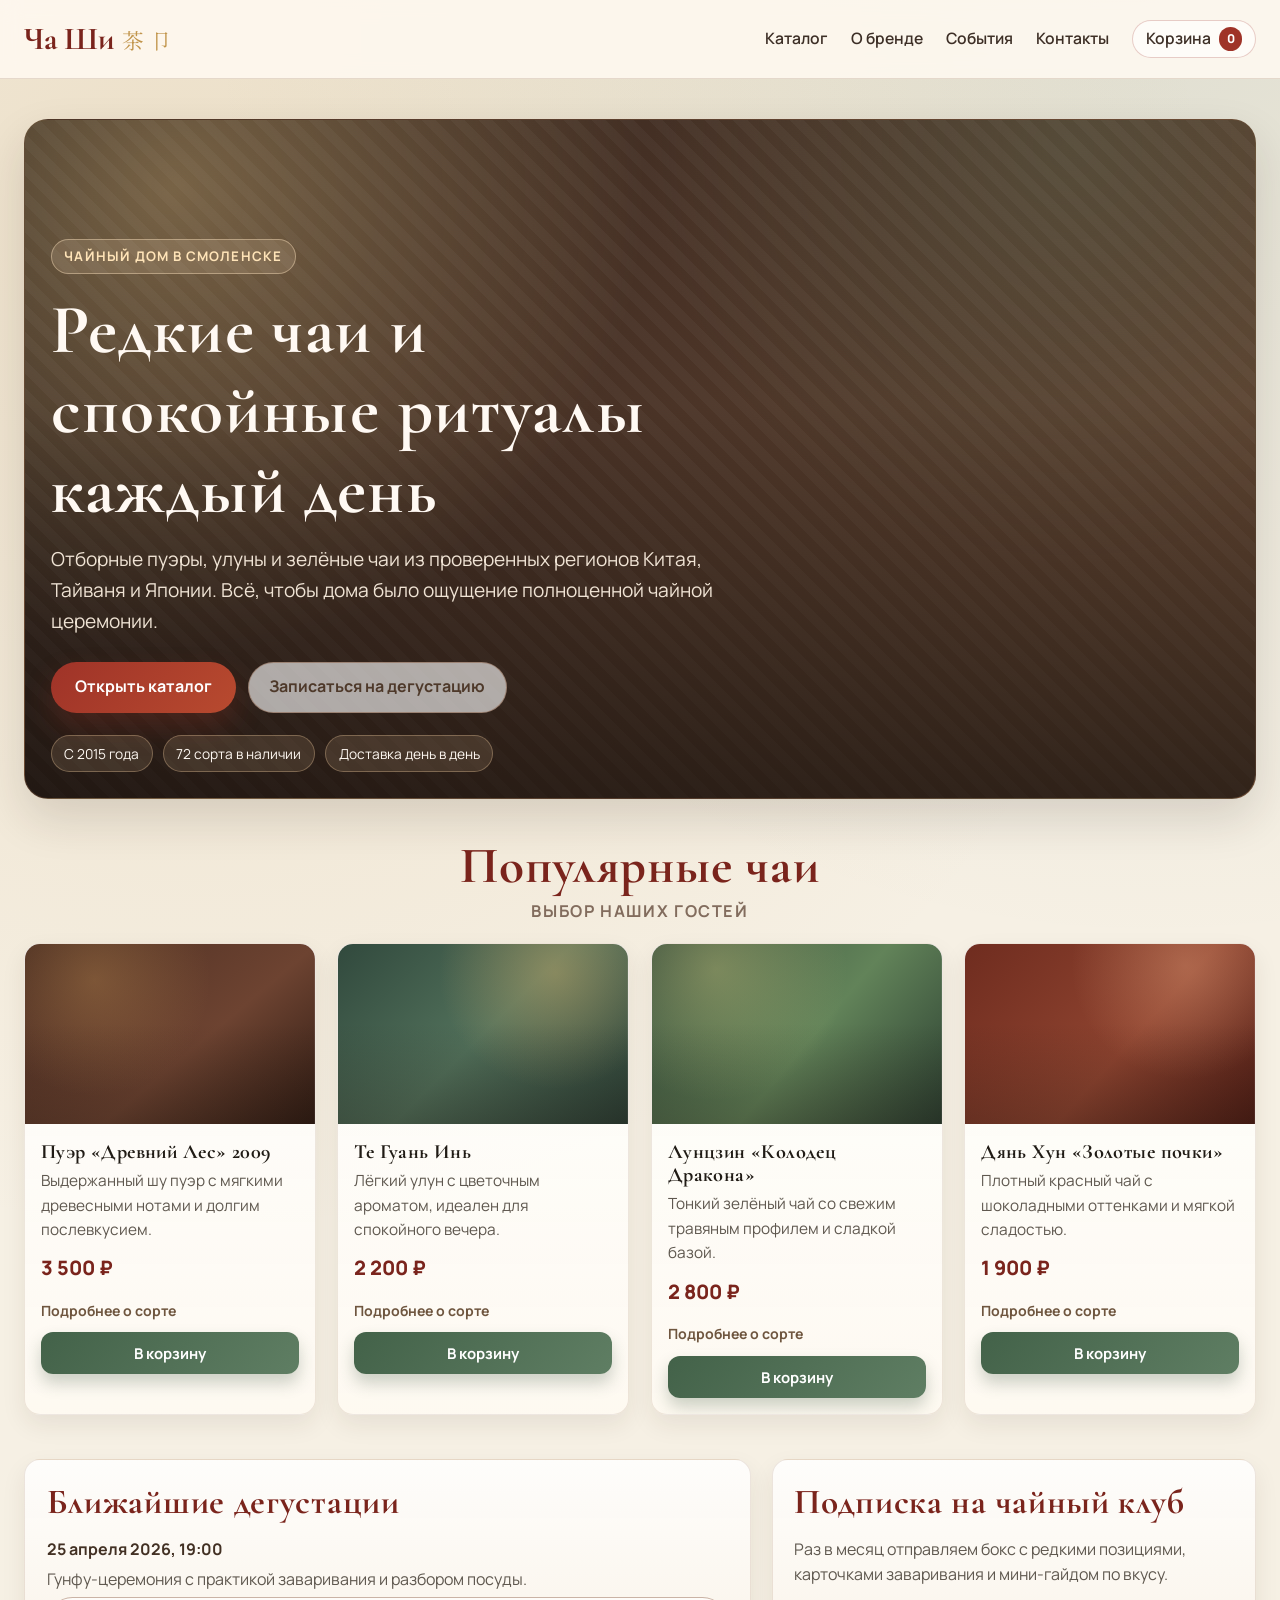
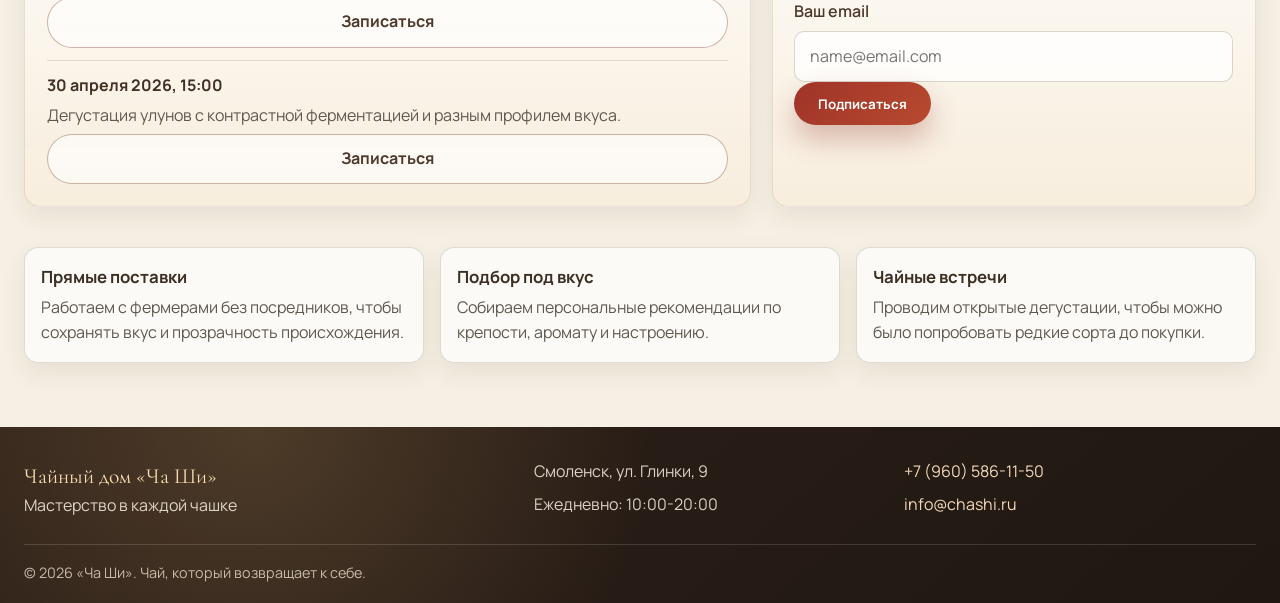
<file: index.html>
<!DOCTYPE html>
<html lang="ru">
<head>
    <meta charset="UTF-8">
    <meta name="viewport" content="width=device-width, initial-scale=1.0">
    <title>Ча Ши — чайный дом премиум-класса</title>
    <meta name="description" content="Чайный дом Ча Ши: редкие сорта чая, дегустации и чайные наборы с быстрой доставкой по Смоленску">
    <meta name="theme-color" content="#2f2119">
    <link rel="preconnect" href="https://fonts.googleapis.com">
    <link rel="preconnect" href="https://fonts.gstatic.com" crossorigin>
    <link href="https://fonts.googleapis.com/css2?family=Cormorant+Garamond:wght@500;600;700&family=Manrope:wght@400;500;600;700;800&family=Noto+Serif+SC:wght@500;700&display=swap" rel="stylesheet">
    <link rel="stylesheet" href="css/style.css">
</head>
<body>
    <header class="site-header">
        <div class="header-container">
            <a href="index.html" class="logo" aria-label="Ча Ши — главная">
                <span class="logo-main">Ча Ши</span>
                <span class="logo-chinese">茶 卩</span>
            </a>
            <button class="mobile-toggle" aria-label="Открыть меню" aria-expanded="false" aria-controls="primary-nav">☰</button>
            <nav class="nav-menu" id="primary-nav">
                <ul>
                    <li><a href="catalog.html">Каталог</a></li>
                    <li><a href="about.html">О бренде</a></li>
                    <li><a href="events.html">События</a></li>
                    <li><a href="contacts.html">Контакты</a></li>
                    <li><a href="cart.html" class="cart-link" aria-label="Перейти в корзину">Корзина <span class="cart-count">0</span></a></li>
                </ul>
            </nav>
        </div>
    </header>

    <main>
        <section class="hero animate-fade">
            <div class="hero-content">
                <span class="hero-kicker">Чайный дом в Смоленске</span>
                <h1>Редкие чаи и спокойные ритуалы каждый день</h1>
                <p>Отборные пуэры, улуны и зелёные чаи из проверенных регионов Китая, Тайваня и Японии. Всё, чтобы дома было ощущение полноценной чайной церемонии.</p>
                <div class="hero-actions">
                    <a href="catalog.html" class="btn">Открыть каталог</a>
                    <a href="events.html" class="btn-outline">Записаться на дегустацию</a>
                </div>
                <div class="hero-meta">
                    <span class="hero-stat">С 2015 года</span>
                    <span class="hero-stat">72 сорта в наличии</span>
                    <span class="hero-stat">Доставка день в день</span>
                </div>
            </div>
        </section>

        <section>
            <h2 class="section-title">Популярные чаи <span>выбор наших гостей</span></h2>
            <div class="card-grid">
                <article class="card">
                    <div class="card-img tea-puer"></div>
                    <div class="card-content">
                        <h3>Пуэр «Древний Лес» 2009</h3>
                        <p>Выдержанный шу пуэр с мягкими древесными нотами и долгим послевкусием.</p>
                        <div class="price">3 500 ₽</div>
                        <a href="product.html" class="card-link">Подробнее о сорте</a>
                        <button class="btn-small add-to-cart" data-id="1" data-name="Пуэр Древний Лес" data-price="3500">В корзину</button>
                    </div>
                </article>
                <article class="card">
                    <div class="card-img tea-oolong"></div>
                    <div class="card-content">
                        <h3>Те Гуань Инь</h3>
                        <p>Лёгкий улун с цветочным ароматом, идеален для спокойного вечера.</p>
                        <div class="price">2 200 ₽</div>
                        <a href="product.html" class="card-link">Подробнее о сорте</a>
                        <button class="btn-small add-to-cart" data-id="2" data-name="Те Гуань Инь" data-price="2200">В корзину</button>
                    </div>
                </article>
                <article class="card">
                    <div class="card-img tea-green"></div>
                    <div class="card-content">
                        <h3>Лунцзин «Колодец Дракона»</h3>
                        <p>Тонкий зелёный чай со свежим травяным профилем и сладкой базой.</p>
                        <div class="price">2 800 ₽</div>
                        <a href="product.html" class="card-link">Подробнее о сорте</a>
                        <button class="btn-small add-to-cart" data-id="3" data-name="Лунцзин" data-price="2800">В корзину</button>
                    </div>
                </article>
                <article class="card">
                    <div class="card-img tea-red"></div>
                    <div class="card-content">
                        <h3>Дянь Хун «Золотые почки»</h3>
                        <p>Плотный красный чай с шоколадными оттенками и мягкой сладостью.</p>
                        <div class="price">1 900 ₽</div>
                        <a href="product.html" class="card-link">Подробнее о сорте</a>
                        <button class="btn-small add-to-cart" data-id="4" data-name="Дянь Хун" data-price="1900">В корзину</button>
                    </div>
                </article>
            </div>
        </section>

        <section class="info-section">
            <div class="info-container">
                <article class="info-block">
                    <h2 class="section-title left">Ближайшие дегустации</h2>
                    <ul class="event-list">
                        <li class="event-item">
                            <span class="event-time">25 апреля 2026, 19:00</span>
                            <p>Гунфу-церемония с практикой заваривания и разбором посуды.</p>
                            <a href="events.html" class="btn-outline">Записаться</a>
                        </li>
                        <li class="event-item">
                            <span class="event-time">30 апреля 2026, 15:00</span>
                            <p>Дегустация улунов с контрастной ферментацией и разным профилем вкуса.</p>
                            <a href="events.html" class="btn-outline">Записаться</a>
                        </li>
                    </ul>
                </article>
                <article class="info-block">
                    <h2 class="section-title left">Подписка на чайный клуб</h2>
                    <p>Раз в месяц отправляем бокс с редкими позициями, карточками заваривания и мини-гайдом по вкусу.</p>
                    <form id="subscription-form">
                        <div class="form-group">
                            <label for="subscription-email">Ваш email</label>
                            <input id="subscription-email" type="email" placeholder="name@email.com" required>
                        </div>
                        <button type="submit" class="btn">Подписаться</button>
                    </form>
                </article>
            </div>
        </section>

        <section class="trust-strip" aria-label="Преимущества">
            <article class="trust-item">
                <strong>Прямые поставки</strong>
                <p>Работаем с фермерами без посредников, чтобы сохранять вкус и прозрачность происхождения.</p>
            </article>
            <article class="trust-item">
                <strong>Подбор под вкус</strong>
                <p>Собираем персональные рекомендации по крепости, аромату и настроению.</p>
            </article>
            <article class="trust-item">
                <strong>Чайные встречи</strong>
                <p>Проводим открытые дегустации, чтобы можно было попробовать редкие сорта до покупки.</p>
            </article>
        </section>
    </main>

    <footer class="site-footer">
        <div class="footer-grid">
            <div>
                <div class="footer-brand">Чайный дом «Ча Ши»</div>
                <p class="footer-item">Мастерство в каждой чашке</p>
            </div>
            <div>
                <div class="footer-item">Смоленск, ул. Глинки, 9</div>
                <div class="footer-item">Ежедневно: 10:00-20:00</div>
            </div>
            <div>
                <div class="footer-item"><a href="tel:+74951234567">+7 (960) 586-11-50</a></div>
                <div class="footer-item"><a href="mailto:info@chashi.ru">info@chashi.ru</a></div>
            </div>
        </div>
        <div class="footer-bottom">© 2026 «Ча Ши». Чай, который возвращает к себе.</div>
    </footer>

    <script src="js/main.js"></script>
</body>
</html>
</file>
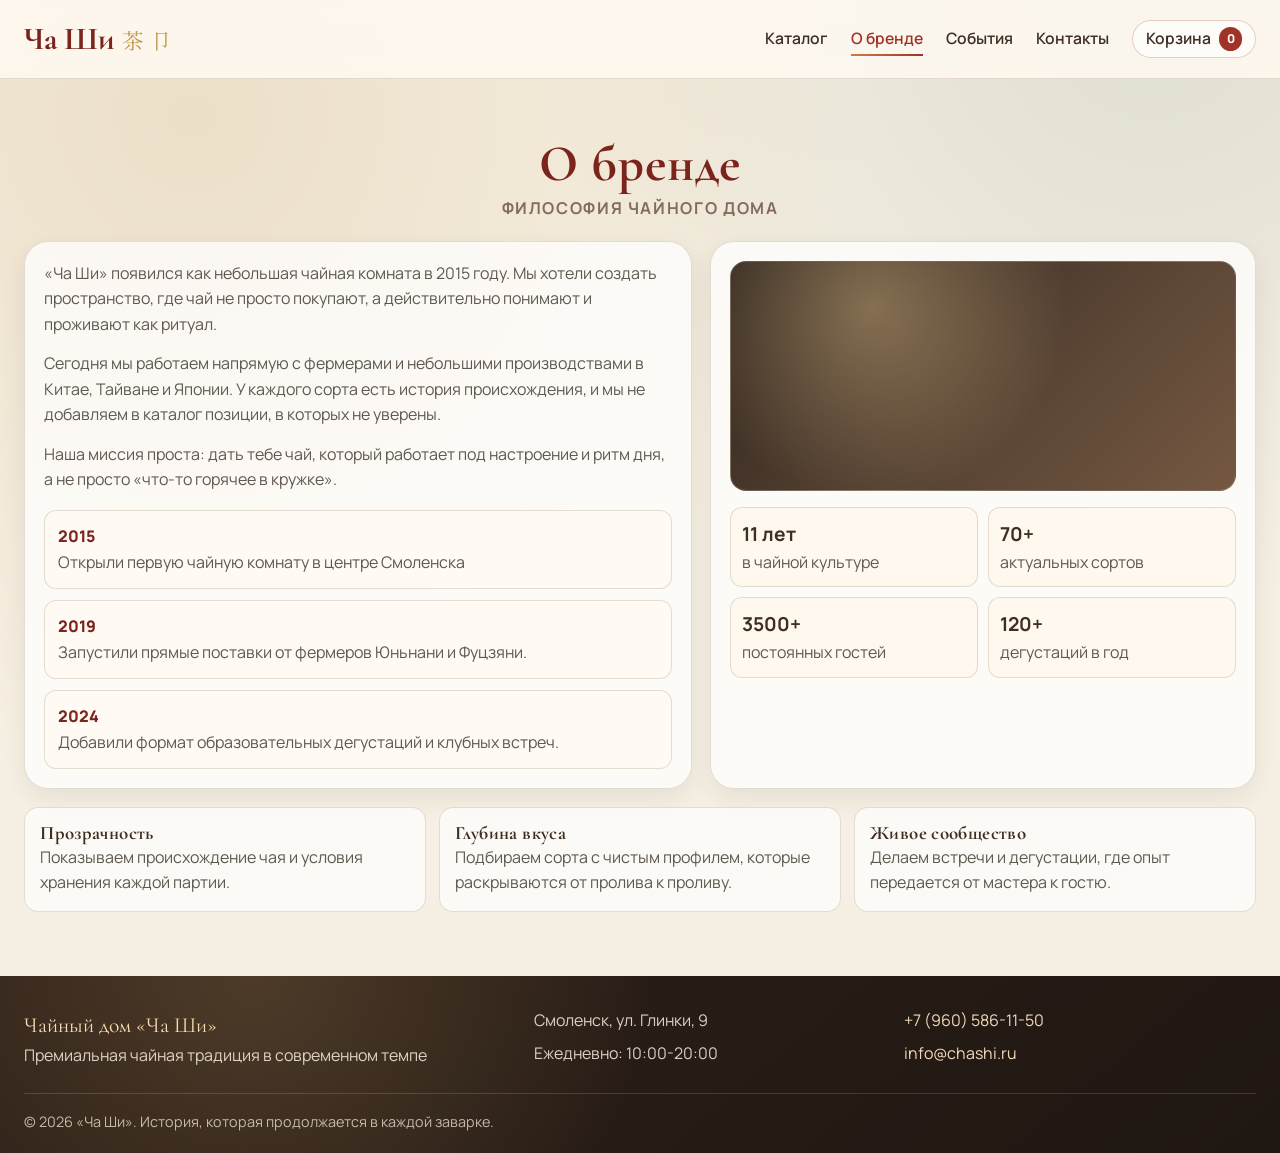
<file: about.html>
<!DOCTYPE html>
<html lang="ru">
<head>
    <meta charset="UTF-8">
    <meta name="viewport" content="width=device-width, initial-scale=1.0">
    <title>О бренде — Ча Ши</title>
    <meta name="description" content="История и философия чайного дома Ча Ши: прямые поставки, уважение к традициям и внимание к качеству.">
    <meta name="theme-color" content="#2f2119">
    <link rel="preconnect" href="https://fonts.googleapis.com">
    <link rel="preconnect" href="https://fonts.gstatic.com" crossorigin>
    <link href="https://fonts.googleapis.com/css2?family=Cormorant+Garamond:wght@500;600;700&family=Manrope:wght@400;500;600;700;800&family=Noto+Serif+SC:wght@500;700&display=swap" rel="stylesheet">
    <link rel="stylesheet" href="css/style.css">
</head>
<body>
    <header class="site-header">
        <div class="header-container">
            <a href="index.html" class="logo" aria-label="Ча Ши — главная">
                <span class="logo-main">Ча Ши</span>
                <span class="logo-chinese">茶 卩</span>
            </a>
            <button class="mobile-toggle" aria-label="Открыть меню" aria-expanded="false" aria-controls="primary-nav">☰</button>
            <nav class="nav-menu" id="primary-nav">
                <ul>
                    <li><a href="catalog.html">Каталог</a></li>
                    <li><a href="about.html" class="active">О бренде</a></li>
                    <li><a href="events.html">События</a></li>
                    <li><a href="contacts.html">Контакты</a></li>
                    <li><a href="cart.html" class="cart-link" aria-label="Перейти в корзину">Корзина <span class="cart-count">0</span></a></li>
                </ul>
            </nav>
        </div>
    </header>

    <main class="about-main">
        <h1 class="section-title">О бренде <span>философия чайного дома</span></h1>

        <div class="about-content">
            <section class="about-text">
                <p>«Ча Ши» появился как небольшая чайная комната в 2015 году. Мы хотели создать пространство, где чай не просто покупают, а действительно понимают и проживают как ритуал.</p>
                <p>Сегодня мы работаем напрямую с фермерами и небольшими производствами в Китае, Тайване и Японии. У каждого сорта есть история происхождения, и мы не добавляем в каталог позиции, в которых не уверены.</p>
                <p>Наша миссия проста: дать тебе чай, который работает под настроение и ритм дня, а не просто «что-то горячее в кружке».</p>

                <div class="timeline" aria-label="Ключевые этапы развития">
                    <article class="timeline-item">
                        <div class="timeline-year">2015</div>
                        <p>Открыли первую чайную комнату в центре Смоленска</p>
                    </article>
                    <article class="timeline-item">
                        <div class="timeline-year">2019</div>
                        <p>Запустили прямые поставки от фермеров Юньнани и Фуцзяни.</p>
                    </article>
                    <article class="timeline-item">
                        <div class="timeline-year">2024</div>
                        <p>Добавили формат образовательных дегустаций и клубных встреч.</p>
                    </article>
                </div>
            </section>

            <aside class="about-side">
                <div class="about-image" role="img" aria-label="Атмосфера чайного дома"></div>
                <div class="about-stats">
                    <article class="stat-card">
                        <strong>11 лет</strong>
                        <p>в чайной культуре</p>
                    </article>
                    <article class="stat-card">
                        <strong>70+</strong>
                        <p>актуальных сортов</p>
                    </article>
                    <article class="stat-card">
                        <strong>3500+</strong>
                        <p>постоянных гостей</p>
                    </article>
                    <article class="stat-card">
                        <strong>120+</strong>
                        <p>дегустаций в год</p>
                    </article>
                </div>
            </aside>
        </div>

        <section class="values-grid" aria-label="Ценности бренда">
            <article class="value-card">
                <h3>Прозрачность</h3>
                <p>Показываем происхождение чая и условия хранения каждой партии.</p>
            </article>
            <article class="value-card">
                <h3>Глубина вкуса</h3>
                <p>Подбираем сорта с чистым профилем, которые раскрываются от пролива к проливу.</p>
            </article>
            <article class="value-card">
                <h3>Живое сообщество</h3>
                <p>Делаем встречи и дегустации, где опыт передается от мастера к гостю.</p>
            </article>
        </section>
    </main>

    <footer class="site-footer">
        <div class="footer-grid">
            <div>
                <div class="footer-brand">Чайный дом «Ча Ши»</div>
                <p class="footer-item">Премиальная чайная традиция в современном темпе</p>
            </div>
            <div>
                <div class="footer-item">Смоленск, ул. Глинки, 9</div>
                <div class="footer-item">Ежедневно: 10:00-20:00</div>
            </div>
            <div>
                <div class="footer-item"><a href="tel:+74951234567">+7 (960) 586-11-50</a></div>
                <div class="footer-item"><a href="mailto:info@chashi.ru">info@chashi.ru</a></div>
            </div>
        </div>
        <div class="footer-bottom">© 2026 «Ча Ши». История, которая продолжается в каждой заварке.</div>
    </footer>

    <script src="js/main.js"></script>
</body>
</html>
</file>
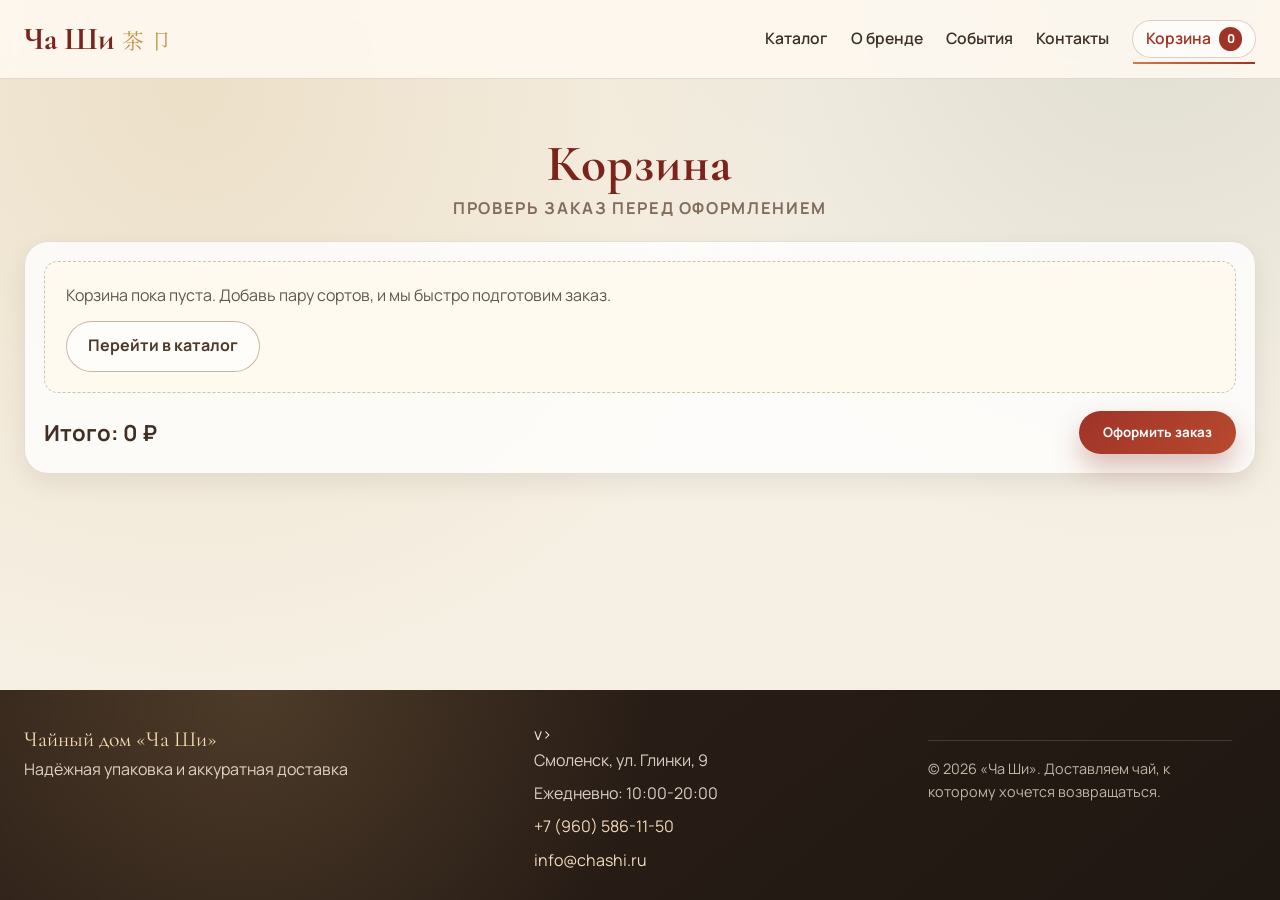
<file: cart.html>
<!DOCTYPE html>
<html lang="ru">
<head>
    <meta charset="UTF-8">
    <meta name="viewport" content="width=device-width, initial-scale=1.0">
    <title>Корзина — Ча Ши</title>
    <meta name="description" content="Корзина чайного дома Ча Ши: управление позициями и быстрое оформление заказа.">
    <meta name="theme-color" content="#2f2119">
    <link rel="preconnect" href="https://fonts.googleapis.com">
    <link rel="preconnect" href="https://fonts.gstatic.com" crossorigin>
    <link href="https://fonts.googleapis.com/css2?family=Cormorant+Garamond:wght@500;600;700&family=Manrope:wght@400;500;600;700;800&family=Noto+Serif+SC:wght@500;700&display=swap" rel="stylesheet">
    <link rel="stylesheet" href="css/style.css">
</head>
<body>
    <header class="site-header">
        <div class="header-container">
            <a href="index.html" class="logo" aria-label="Ча Ши — главная">
                <span class="logo-main">Ча Ши</span>
                <span class="logo-chinese">茶 卩</span>
            </a>
            <button class="mobile-toggle" aria-label="Открыть меню" aria-expanded="false" aria-controls="primary-nav">☰</button>
            <nav class="nav-menu" id="primary-nav">
                <ul>
                    <li><a href="catalog.html">Каталог</a></li>
                    <li><a href="about.html">О бренде</a></li>
                    <li><a href="events.html">События</a></li>
                    <li><a href="contacts.html">Контакты</a></li>
                    <li><a href="cart.html" class="cart-link active" aria-label="Перейти в корзину">Корзина <span class="cart-count">0</span></a></li>
                </ul>
            </nav>
        </div>
    </header>

    <main class="cart-main">
        <h1 class="section-title">Корзина <span>проверь заказ перед оформлением</span></h1>

        <section class="cart-container">
            <div id="cart-items-container"></div>
            <div class="cart-summary">
                <p class="cart-total-text">Итого: <span id="cart-total">0</span> ₽</p>
                <button class="btn" id="checkout-btn">Оформить заказ</button>
            </div>
        </section>
    </main>

    <footer class="site-footer">
        <div class="footer-grid">
            <div>
                <div class="footer-brand">Чайный дом «Ча Ши»</div>
                <p class="footer-item">Надёжная упаковка и аккуратная доставка</p>
            </div>
            <div>
                v>
            <div>
                <div class="footer-item">Смоленск, ул. Глинки, 9</div>
                <div class="footer-item">Ежедневно: 10:00-20:00</div>
            </div>
            <div>
                <div class="footer-item"><a href="tel:+74951234567">+7 (960) 586-11-50</a></div>
                <div class="footer-item"><a href="mailto:info@chashi.ru">info@chashi.ru</a></div>
            </div>
        </div>
        <div class="footer-bottom">© 2026 «Ча Ши». Доставляем чай, к которому хочется возвращаться.</div>
    </footer>

    <script src="js/main.js"></script>
</body>
</html>
</file>
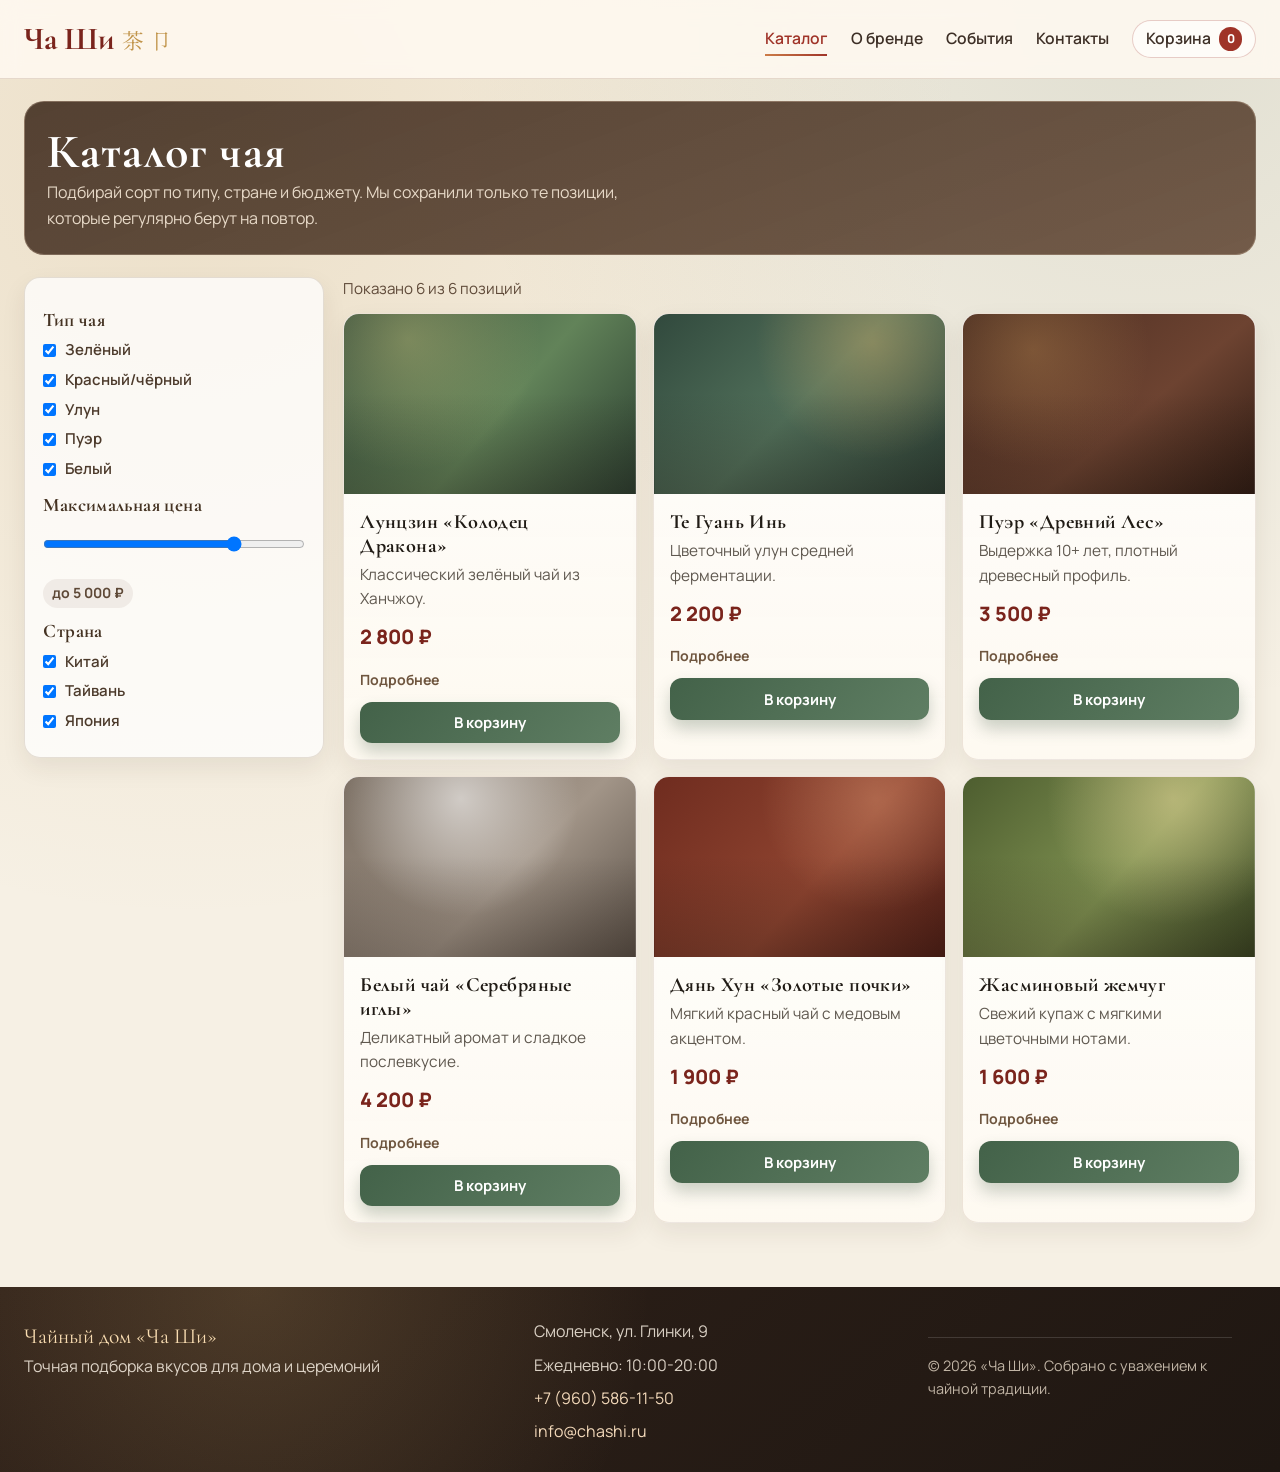
<file: catalog.html>
<!DOCTYPE html>
<html lang="ru">
<head>
    <meta charset="UTF-8">
    <meta name="viewport" content="width=device-width, initial-scale=1.0">
    <title>Каталог чая — Ча Ши</title>
    <meta name="description" content="Каталог чайного дома Ча Ши: пуэр, улун, зелёный, белый и красный чай премиум-класса.">
    <meta name="theme-color" content="#2f2119">
    <link rel="preconnect" href="https://fonts.googleapis.com">
    <link rel="preconnect" href="https://fonts.gstatic.com" crossorigin>
    <link href="https://fonts.googleapis.com/css2?family=Cormorant+Garamond:wght@500;600;700&family=Manrope:wght@400;500;600;700;800&family=Noto+Serif+SC:wght@500;700&display=swap" rel="stylesheet">
    <link rel="stylesheet" href="css/style.css">
</head>
<body>
    <header class="site-header">
        <div class="header-container">
            <a href="index.html" class="logo" aria-label="Ча Ши — главная">
                <span class="logo-main">Ча Ши</span>
                <span class="logo-chinese">茶 卩</span>
            </a>
            <button class="mobile-toggle" aria-label="Открыть меню" aria-expanded="false" aria-controls="primary-nav">☰</button>
            <nav class="nav-menu" id="primary-nav">
                <ul>
                    <li><a href="catalog.html" class="active">Каталог</a></li>
                    <li><a href="about.html">О бренде</a></li>
                    <li><a href="events.html">События</a></li>
                    <li><a href="contacts.html">Контакты</a></li>
                    <li><a href="cart.html" class="cart-link" aria-label="Перейти в корзину">Корзина <span class="cart-count">0</span></a></li>
                </ul>
            </nav>
        </div>
    </header>

    <main class="catalog-main">
        <section class="catalog-hero">
            <h1>Каталог чая</h1>
            <p>Подбирай сорт по типу, стране и бюджету. Мы сохранили только те позиции, которые регулярно берут на повтор.</p>
        </section>

        <div class="catalog-layout">
            <aside class="filters" aria-label="Фильтры каталога">
                <h3>Тип чая</h3>
                <label class="filter-option"><input type="checkbox" name="type" value="green" checked> Зелёный</label>
                <label class="filter-option"><input type="checkbox" name="type" value="black" checked> Красный/чёрный</label>
                <label class="filter-option"><input type="checkbox" name="type" value="oolong" checked> Улун</label>
                <label class="filter-option"><input type="checkbox" name="type" value="puer" checked> Пуэр</label>
                <label class="filter-option"><input type="checkbox" name="type" value="white" checked> Белый</label>

                <h3>Максимальная цена</h3>
                <input type="range" id="price-range" min="1500" max="6000" step="100" value="5000" aria-label="Максимальная цена">
                <span class="range-output" id="price-output">до 5 000 ₽</span>

                <h3>Страна</h3>
                <label class="filter-option"><input type="checkbox" name="country" value="china" checked> Китай</label>
                <label class="filter-option"><input type="checkbox" name="country" value="taiwan" checked> Тайвань</label>
                <label class="filter-option"><input type="checkbox" name="country" value="japan" checked> Япония</label>
            </aside>

            <section>
                <p class="catalog-results" id="catalog-results">Показано 6 из 6 позиций</p>
                <div class="catalog-grid" id="catalog-grid">
                    <article class="card" data-type="green" data-country="china" data-price="2800">
                        <div class="card-img tea-green"></div>
                        <div class="card-content">
                            <h3>Лунцзин «Колодец Дракона»</h3>
                            <p>Классический зелёный чай из Ханчжоу.</p>
                            <div class="price">2 800 ₽</div>
                            <a href="product.html" class="card-link">Подробнее</a>
                            <button class="btn-small add-to-cart" data-id="3" data-name="Лунцзин" data-price="2800">В корзину</button>
                        </div>
                    </article>

                    <article class="card" data-type="oolong" data-country="china" data-price="2200">
                        <div class="card-img tea-oolong"></div>
                        <div class="card-content">
                            <h3>Те Гуань Инь</h3>
                            <p>Цветочный улун средней ферментации.</p>
                            <div class="price">2 200 ₽</div>
                            <a href="product.html" class="card-link">Подробнее</a>
                            <button class="btn-small add-to-cart" data-id="2" data-name="Те Гуань Инь" data-price="2200">В корзину</button>
                        </div>
                    </article>

                    <article class="card" data-type="puer" data-country="china" data-price="3500">
                        <div class="card-img tea-puer"></div>
                        <div class="card-content">
                            <h3>Пуэр «Древний Лес»</h3>
                            <p>Выдержка 10+ лет, плотный древесный профиль.</p>
                            <div class="price">3 500 ₽</div>
                            <a href="product.html" class="card-link">Подробнее</a>
                            <button class="btn-small add-to-cart" data-id="1" data-name="Пуэр Древний Лес" data-price="3500">В корзину</button>
                        </div>
                    </article>

                    <article class="card" data-type="white" data-country="china" data-price="4200">
                        <div class="card-img tea-white"></div>
                        <div class="card-content">
                            <h3>Белый чай «Серебряные иглы»</h3>
                            <p>Деликатный аромат и сладкое послевкусие.</p>
                            <div class="price">4 200 ₽</div>
                            <a href="product.html" class="card-link">Подробнее</a>
                            <button class="btn-small add-to-cart" data-id="5" data-name="Белый чай" data-price="4200">В корзину</button>
                        </div>
                    </article>

                    <article class="card" data-type="black" data-country="china" data-price="1900">
                        <div class="card-img tea-red"></div>
                        <div class="card-content">
                            <h3>Дянь Хун «Золотые почки»</h3>
                            <p>Мягкий красный чай с медовым акцентом.</p>
                            <div class="price">1 900 ₽</div>
                            <a href="product.html" class="card-link">Подробнее</a>
                            <button class="btn-small add-to-cart" data-id="4" data-name="Дянь Хун" data-price="1900">В корзину</button>
                        </div>
                    </article>

                    <article class="card" data-type="green" data-country="japan" data-price="1600">
                        <div class="card-img tea-jasmine"></div>
                        <div class="card-content">
                            <h3>Жасминовый жемчуг</h3>
                            <p>Свежий купаж с мягкими цветочными нотами.</p>
                            <div class="price">1 600 ₽</div>
                            <a href="product.html" class="card-link">Подробнее</a>
                            <button class="btn-small add-to-cart" data-id="6" data-name="Жасминовый чай" data-price="1600">В корзину</button>
                        </div>
                    </article>
                </div>
            </section>
        </div>
    </main>

    <footer class="site-footer">
        <div class="footer-grid">
            <div>
                <div class="footer-brand">Чайный дом «Ча Ши»</div>
                <p class="footer-item">Точная подборка вкусов для дома и церемоний</p>
            </div>
            <div>
            <div>
                <div class="footer-item">Смоленск, ул. Глинки, 9</div>
                <div class="footer-item">Ежедневно: 10:00-20:00</div>
            </div>
            <div>
                <div class="footer-item"><a href="tel:+74951234567">+7 (960) 586-11-50</a></div>
                <div class="footer-item"><a href="mailto:info@chashi.ru">info@chashi.ru</a></div>
            </div>
        </div>
        <div class="footer-bottom">© 2026 «Ча Ши». Собрано с уважением к чайной традиции.</div>
    </footer>

    <script src="js/main.js"></script>
</body>
</html>
</file>
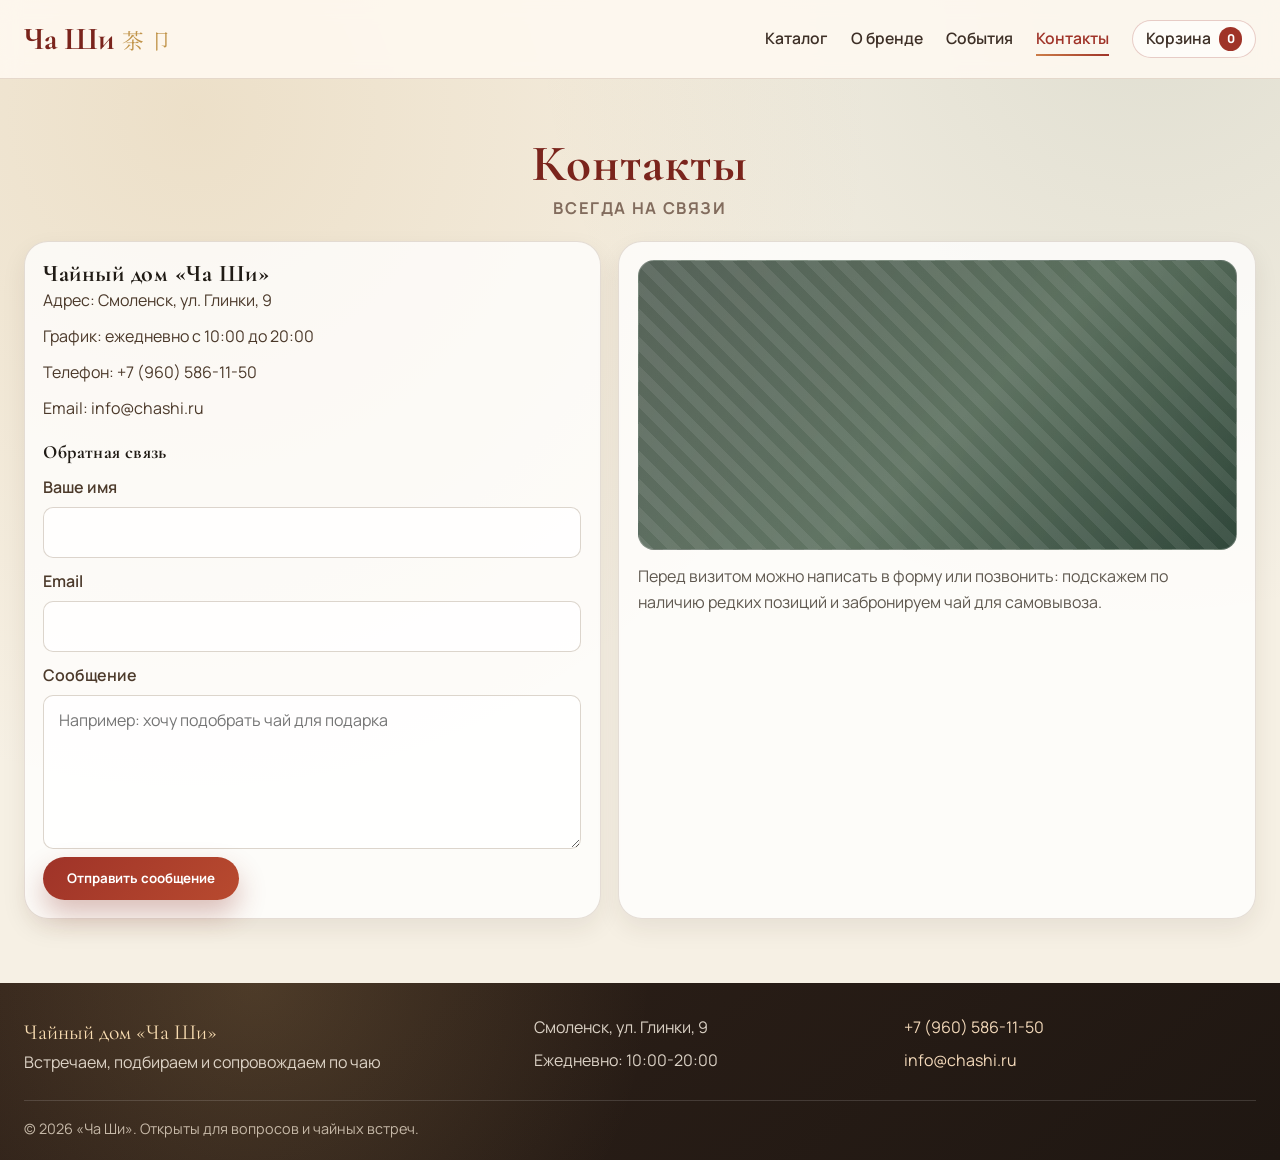
<file: contacts.html>
<!DOCTYPE html>
<html lang="ru">
<head>
    <meta charset="UTF-8">
    <meta name="viewport" content="width=device-width, initial-scale=1.0">
    <title>Контакты — Ча Ши</title>
    <meta name="description" content="Контакты чайного дома Ча Ши: адрес, телефон, график работы и форма обратной связи.">
    <meta name="theme-color" content="#2f2119">
    <link rel="preconnect" href="https://fonts.googleapis.com">
    <link rel="preconnect" href="https://fonts.gstatic.com" crossorigin>
    <link href="https://fonts.googleapis.com/css2?family=Cormorant+Garamond:wght@500;600;700&family=Manrope:wght@400;500;600;700;800&family=Noto+Serif+SC:wght@500;700&display=swap" rel="stylesheet">
    <link rel="stylesheet" href="css/style.css">
</head>
<body>
    <header class="site-header">
        <div class="header-container">
            <a href="index.html" class="logo" aria-label="Ча Ши — главная">
                <span class="logo-main">Ча Ши</span>
                <span class="logo-chinese">茶 卩</span>
            </a>
            <button class="mobile-toggle" aria-label="Открыть меню" aria-expanded="false" aria-controls="primary-nav">☰</button>
            <nav class="nav-menu" id="primary-nav">
                <ul>
                    <li><a href="catalog.html">Каталог</a></li>
                    <li><a href="about.html">О бренде</a></li>
                    <li><a href="events.html">События</a></li>
                    <li><a href="contacts.html" class="active">Контакты</a></li>
                    <li><a href="cart.html" class="cart-link" aria-label="Перейти в корзину">Корзина <span class="cart-count">0</span></a></li>
                </ul>
            </nav>
        </div>
    </header>

    <main class="contacts-main">
        <h1 class="section-title">Контакты <span>всегда на связи</span></h1>

        <div class="contacts-layout">
            <section class="contact-details">
                <h2>Чайный дом «Ча Ши»</h2>
                <p class="contact-item">Адрес: Смоленск, ул. Глинки, 9</p>
                <p class="contact-item">График: ежедневно с 10:00 до 20:00</p>
                <p class="contact-item">Телефон: <a href="tel:+74951234567">+7 (960) 586-11-50</a></p>
                <p class="contact-item">Email: <a href="mailto:info@chashi.ru">info@chashi.ru</a></p>

                <div class="contact-form-block">
                    <h3>Обратная связь</h3>
                    <form id="contact-form">
                        <div class="form-group">
                            <label for="contact-name">Ваше имя</label>
                            <input id="contact-name" type="text" required>
                        </div>
                        <div class="form-group">
                            <label for="contact-email">Email</label>
                            <input id="contact-email" type="email" required>
                        </div>
                        <div class="form-group">
                            <label for="contact-message">Сообщение</label>
                            <textarea id="contact-message" rows="5" placeholder="Например: хочу подобрать чай для подарка"></textarea>
                        </div>
                        <button type="submit" class="btn">Отправить сообщение</button>
                    </form>
                </div>
            </section>

            <section class="contact-map">
                <div class="map-image" role="img" aria-label="Карта расположения чайного дома">
                </div>
                <p>Перед визитом можно написать в форму или позвонить: подскажем по наличию редких позиций и забронируем чай для самовывоза.</p>
            </section>
        </div>
    </main>

    <footer class="site-footer">
        <div class="footer-grid">
            <div>
                <div class="footer-brand">Чайный дом «Ча Ши»</div>
                <p class="footer-item">Встречаем, подбираем и сопровождаем по чаю</p>
            </div>
            <div>
                <div class="footer-item">Смоленск, ул. Глинки, 9</div>
                <div class="footer-item">Ежедневно: 10:00-20:00</div>
            </div>
            <div>
                <div class="footer-item"><a href="tel:+74951234567">+7 (960) 586-11-50</a></div>
                <div class="footer-item"><a href="mailto:info@chashi.ru">info@chashi.ru</a></div>
            </div>
        </div>
        <div class="footer-bottom">© 2026 «Ча Ши». Открыты для вопросов и чайных встреч.</div>
    </footer>

    <script src="js/main.js"></script>
</body>
</html>
</file>
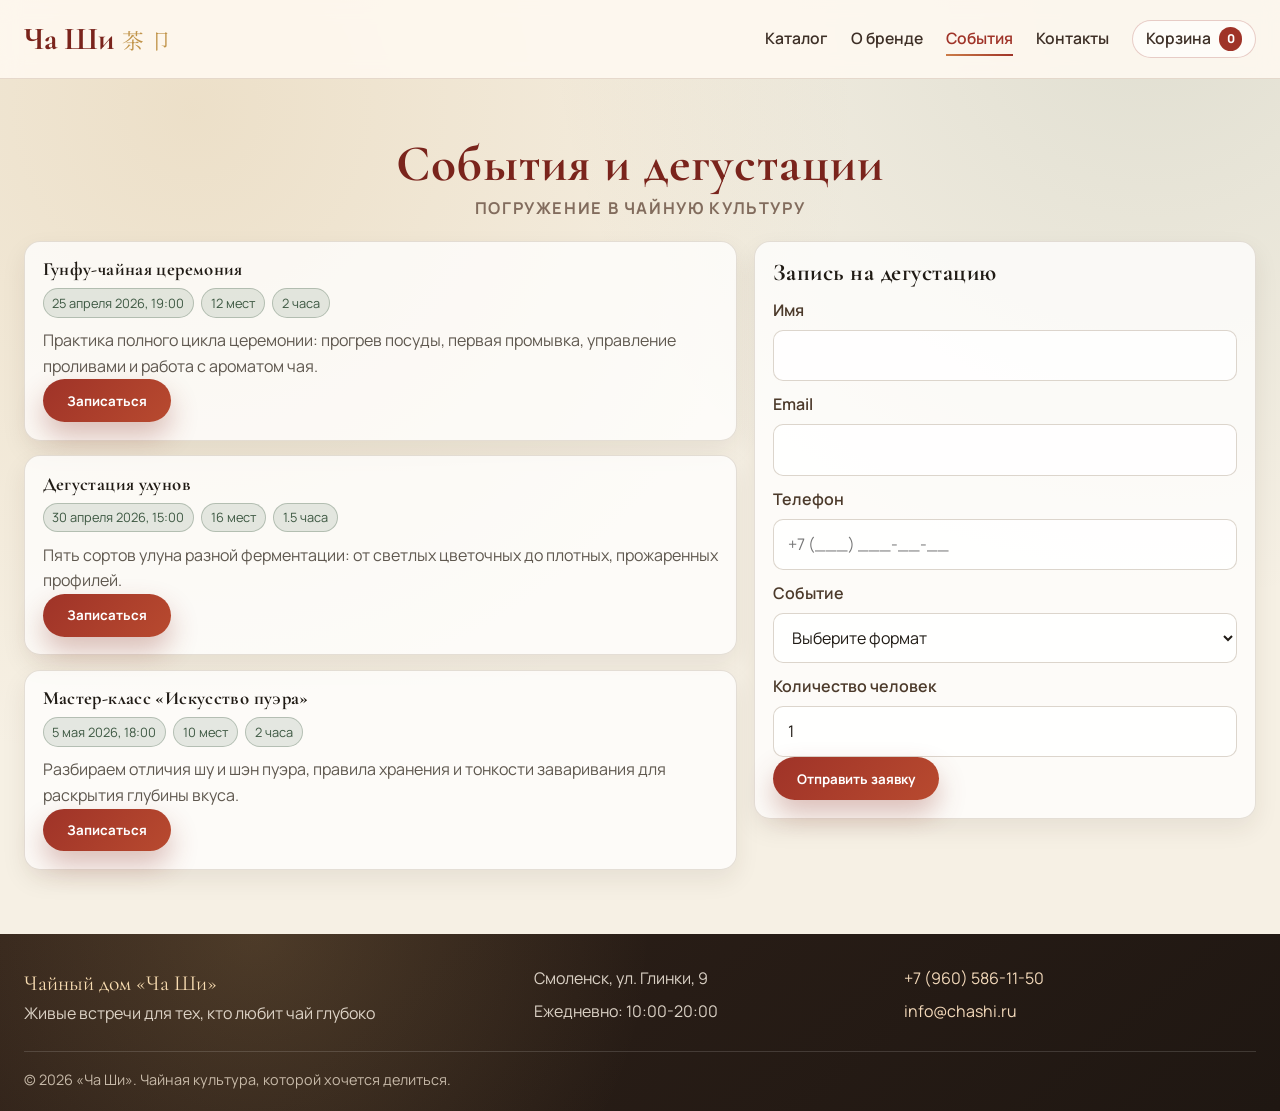
<file: events.html>
<!DOCTYPE html>
<html lang="ru">
<head>
    <meta charset="UTF-8">
    <meta name="viewport" content="width=device-width, initial-scale=1.0">
    <title>События и дегустации — Ча Ши</title>
    <meta name="description" content="Расписание дегустаций и мастер-классов чайного дома Ча Ши в Москве.">
    <meta name="theme-color" content="#2f2119">
    <link rel="preconnect" href="https://fonts.googleapis.com">
    <link rel="preconnect" href="https://fonts.gstatic.com" crossorigin>
    <link href="https://fonts.googleapis.com/css2?family=Cormorant+Garamond:wght@500;600;700&family=Manrope:wght@400;500;600;700;800&family=Noto+Serif+SC:wght@500;700&display=swap" rel="stylesheet">
    <link rel="stylesheet" href="css/style.css">
</head>
<body>
    <header class="site-header">
        <div class="header-container">
            <a href="index.html" class="logo" aria-label="Ча Ши — главная">
                <span class="logo-main">Ча Ши</span>
                <span class="logo-chinese">茶 卩</span>
            </a>
            <button class="mobile-toggle" aria-label="Открыть меню" aria-expanded="false" aria-controls="primary-nav">☰</button>
            <nav class="nav-menu" id="primary-nav">
                <ul>
                    <li><a href="catalog.html">Каталог</a></li>
                    <li><a href="about.html">О бренде</a></li>
                    <li><a href="events.html" class="active">События</a></li>
                    <li><a href="contacts.html">Контакты</a></li>
                    <li><a href="cart.html" class="cart-link" aria-label="Перейти в корзину">Корзина <span class="cart-count">0</span></a></li>
                </ul>
            </nav>
        </div>
    </header>

    <main class="events-main">
        <h1 class="section-title">События и дегустации <span>погружение в чайную культуру</span></h1>

        <div class="events-layout">
            <section class="events-list" aria-label="Список событий">
                <article class="event-card">
                    <h3>Гунфу-чайная церемония</h3>
                    <div class="event-meta">
                        <span class="event-badge">25 апреля 2026, 19:00</span>
                        <span class="event-badge">12 мест</span>
                        <span class="event-badge">2 часа</span>
                    </div>
                    <p>Практика полного цикла церемонии: прогрев посуды, первая промывка, управление проливами и работа с ароматом чая.</p>
                    <button class="btn register-event" data-event="Гунфу-чайная церемония">Записаться</button>
                </article>

                <article class="event-card">
                    <h3>Дегустация улунов</h3>
                    <div class="event-meta">
                        <span class="event-badge">30 апреля 2026, 15:00</span>
                        <span class="event-badge">16 мест</span>
                        <span class="event-badge">1.5 часа</span>
                    </div>
                    <p>Пять сортов улуна разной ферментации: от светлых цветочных до плотных, прожаренных профилей.</p>
                    <button class="btn register-event" data-event="Дегустация улунов">Записаться</button>
                </article>

                <article class="event-card">
                    <h3>Мастер-класс «Искусство пуэра»</h3>
                    <div class="event-meta">
                        <span class="event-badge">5 мая 2026, 18:00</span>
                        <span class="event-badge">10 мест</span>
                        <span class="event-badge">2 часа</span>
                    </div>
                    <p>Разбираем отличия шу и шэн пуэра, правила хранения и тонкости заваривания для раскрытия глубины вкуса.</p>
                    <button class="btn register-event" data-event="Мастер-класс «Искусство пуэра»">Записаться</button>
                </article>
            </section>

            <aside class="registration-form">
                <h2>Запись на дегустацию</h2>
                <form id="event-registration-form">
                    <div class="form-group">
                        <label for="event-name">Имя</label>
                        <input id="event-name" type="text" required>
                    </div>
                    <div class="form-group">
                        <label for="event-email">Email</label>
                        <input id="event-email" type="email" required>
                    </div>
                    <div class="form-group">
                        <label for="event-phone">Телефон</label>
                        <input id="event-phone" type="tel" placeholder="+7 (___) ___-__-__">
                    </div>
                    <div class="form-group">
                        <label for="event-select">Событие</label>
                        <select id="event-select" required>
                            <option value="">Выберите формат</option>
                            <option>Гунфу-чайная церемония</option>
                            <option>Дегустация улунов</option>
                            <option>Мастер-класс «Искусство пуэра»</option>
                        </select>
                    </div>
                    <div class="form-group">
                        <label for="event-guests">Количество человек</label>
                        <input id="event-guests" type="number" min="1" max="6" value="1" required>
                    </div>
                    <button type="submit" class="btn">Отправить заявку</button>
                </form>
            </aside>
        </div>
    </main>

    <footer class="site-footer">
        <div class="footer-grid">
            <div>
                <div class="footer-brand">Чайный дом «Ча Ши»</div>
                <p class="footer-item">Живые встречи для тех, кто любит чай глубоко</p>
            </div>
            <div>
                <div class="footer-item">Смоленск, ул. Глинки, 9</div>
                <div class="footer-item">Ежедневно: 10:00-20:00</div>
            </div>
            <div>
                <div class="footer-item"><a href="tel:+74951234567">+7 (960) 586-11-50</a></div>
                <div class="footer-item"><a href="mailto:info@chashi.ru">info@chashi.ru</a></div>
            </div>
        </div>
        <div class="footer-bottom">© 2026 «Ча Ши». Чайная культура, которой хочется делиться.</div>
    </footer>

    <script src="js/main.js"></script>
</body>
</html>
</file>
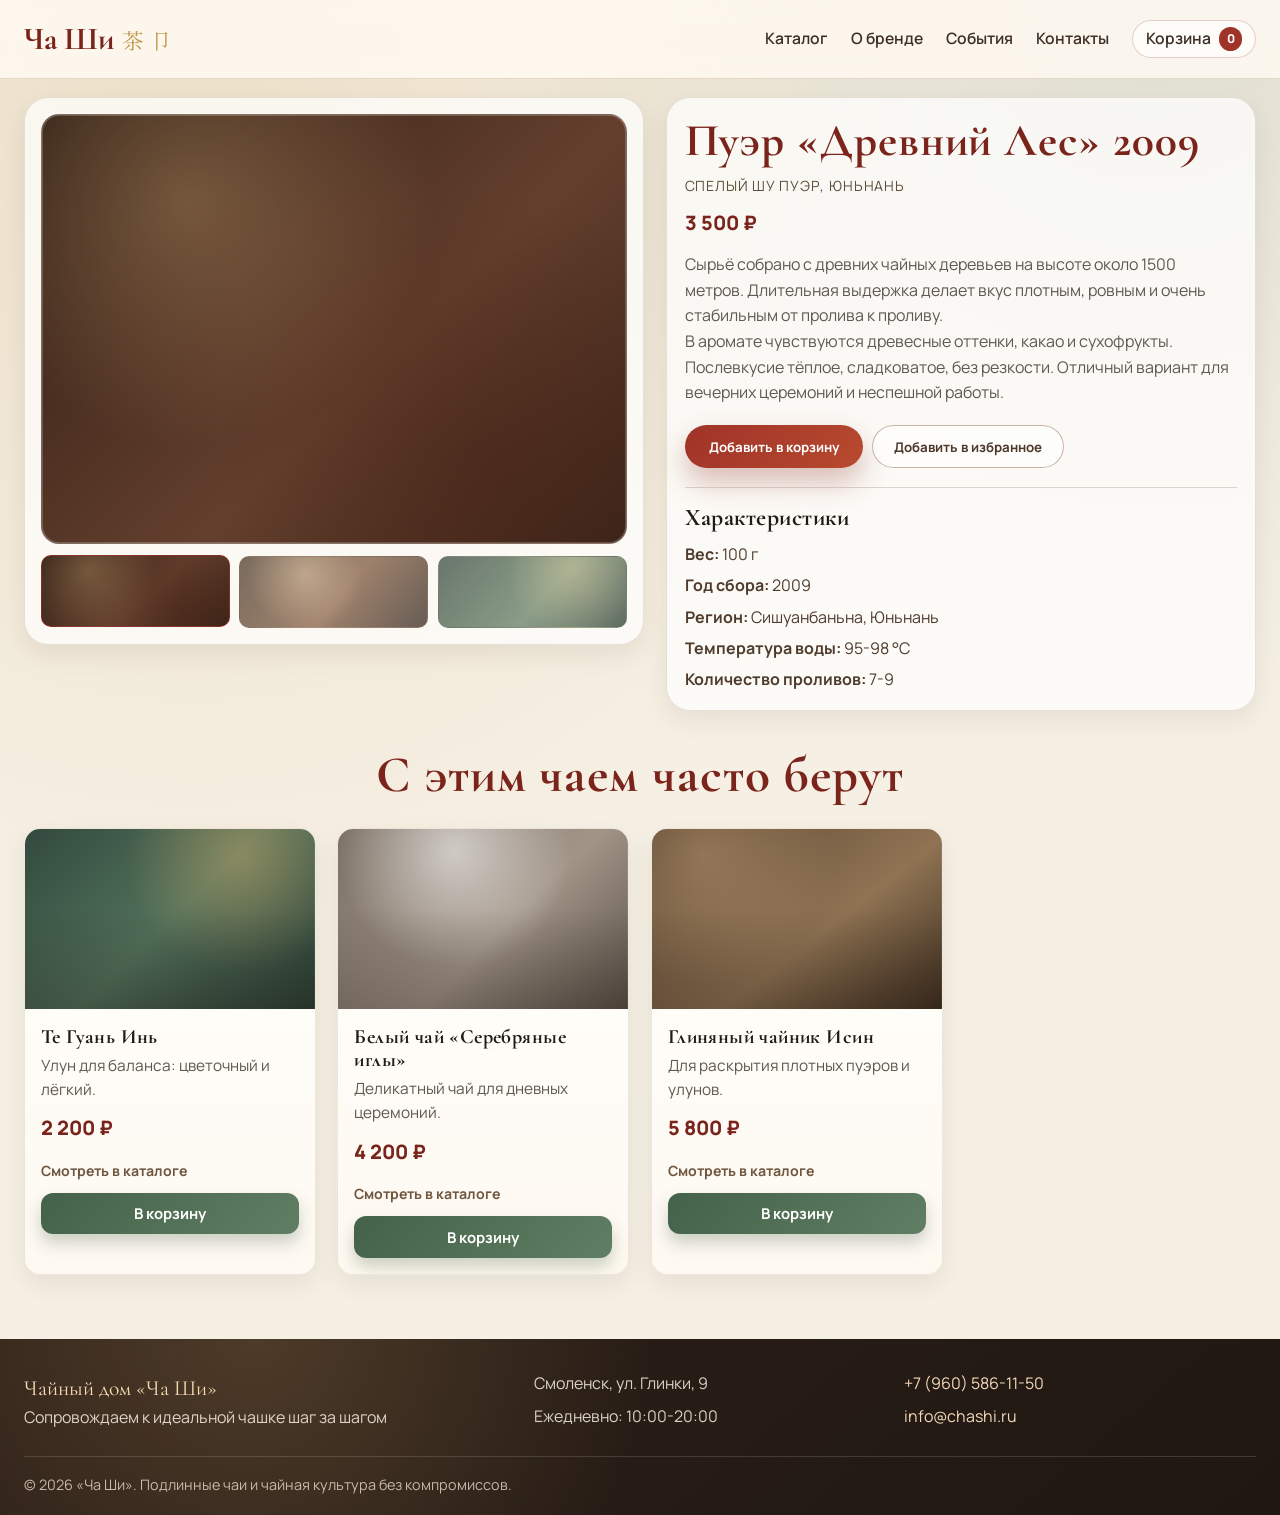
<file: product.html>
<!DOCTYPE html>
<html lang="ru">
<head>
    <meta charset="UTF-8">
    <meta name="viewport" content="width=device-width, initial-scale=1.0">
    <title>Пуэр «Древний Лес» — Ча Ши</title>
    <meta name="description" content="Подробная карточка пуэра Древний Лес 2009: вкус, характеристики, рекомендации по завариванию.">
    <meta name="theme-color" content="#2f2119">
    <link rel="preconnect" href="https://fonts.googleapis.com">
    <link rel="preconnect" href="https://fonts.gstatic.com" crossorigin>
    <link href="https://fonts.googleapis.com/css2?family=Cormorant+Garamond:wght@500;600;700&family=Manrope:wght@400;500;600;700;800&family=Noto+Serif+SC:wght@500;700&display=swap" rel="stylesheet">
    <link rel="stylesheet" href="css/style.css">
</head>
<body>
    <header class="site-header">
        <div class="header-container">
            <a href="index.html" class="logo" aria-label="Ча Ши — главная">
                <span class="logo-main">Ча Ши</span>
                <span class="logo-chinese">茶 卩</span>
            </a>
            <button class="mobile-toggle" aria-label="Открыть меню" aria-expanded="false" aria-controls="primary-nav">☰</button>
            <nav class="nav-menu" id="primary-nav">
                <ul>
                    <li><a href="catalog.html" class="active">Каталог</a></li>
                    <li><a href="about.html">О бренде</a></li>
                    <li><a href="events.html">События</a></li>
                    <li><a href="contacts.html">Контакты</a></li>
                    <li><a href="cart.html" class="cart-link" aria-label="Перейти в корзину">Корзина <span class="cart-count">0</span></a></li>
                </ul>
            </nav>
        </div>
    </header>

    <main class="product-main">
        <div class="product-container">
            <section class="product-gallery" aria-label="Галерея товара">
                <div class="main-image product-image-puer" id="main-product-image"></div>
                <div class="thumbnail-list">
                    <button type="button" class="thumbnail-btn product-image-puer active" data-image-class="product-image-puer" aria-label="Основной вид"></button>
                    <button type="button" class="thumbnail-btn product-image-brew" data-image-class="product-image-brew" aria-label="Заваривание"></button>
                    <button type="button" class="thumbnail-btn product-image-leaf" data-image-class="product-image-leaf" aria-label="Лист"></button>
                </div>
            </section>

            <section class="product-info">
                <h1>Пуэр «Древний Лес» 2009</h1>
                <p class="product-subtitle">Спелый шу пуэр, Юньнань</p>
                <div class="price">3 500 ₽</div>
                <p>Сырьё собрано с древних чайных деревьев на высоте около 1500 метров. Длительная выдержка делает вкус плотным, ровным и очень стабильным от пролива к проливу.</p>
                <p>В аромате чувствуются древесные оттенки, какао и сухофрукты. Послевкусие тёплое, сладковатое, без резкости. Отличный вариант для вечерних церемоний и неспешной работы.</p>
                <div class="product-actions">
                    <button class="btn add-to-cart" data-id="1" data-name="Пуэр Древний Лес" data-price="3500">Добавить в корзину</button>
                    <button class="btn-outline" type="button">Добавить в избранное</button>
                </div>
                <div class="product-specs">
                    <h2>Характеристики</h2>
                    <div class="feature-list">
                        <div><strong>Вес:</strong> 100 г</div>
                        <div><strong>Год сбора:</strong> 2009</div>
                        <div><strong>Регион:</strong> Сишуанбаньна, Юньнань</div>
                        <div><strong>Температура воды:</strong> 95-98 °C</div>
                        <div><strong>Количество проливов:</strong> 7-9</div>
                    </div>
                </div>
            </section>
        </div>

        <h2 class="section-title related-title">С этим чаем часто берут</h2>
        <div class="card-grid">
            <article class="card">
                <div class="card-img tea-oolong"></div>
                <div class="card-content">
                    <h3>Те Гуань Инь</h3>
                    <p>Улун для баланса: цветочный и лёгкий.</p>
                    <div class="price">2 200 ₽</div>
                    <a href="catalog.html" class="card-link">Смотреть в каталоге</a>
                    <button class="btn-small add-to-cart" data-id="2" data-name="Те Гуань Инь" data-price="2200">В корзину</button>
                </div>
            </article>
            <article class="card">
                <div class="card-img tea-white"></div>
                <div class="card-content">
                    <h3>Белый чай «Серебряные иглы»</h3>
                    <p>Деликатный чай для дневных церемоний.</p>
                    <div class="price">4 200 ₽</div>
                    <a href="catalog.html" class="card-link">Смотреть в каталоге</a>
                    <button class="btn-small add-to-cart" data-id="5" data-name="Белый чай" data-price="4200">В корзину</button>
                </div>
            </article>
            <article class="card">
                <div class="card-img tea-set"></div>
                <div class="card-content">
                    <h3>Глиняный чайник Исин</h3>
                    <p>Для раскрытия плотных пуэров и улунов.</p>
                    <div class="price">5 800 ₽</div>
                    <a href="catalog.html" class="card-link">Смотреть в каталоге</a>
                    <button class="btn-small add-to-cart" data-id="7" data-name="Чайник Исин" data-price="5800">В корзину</button>
                </div>
            </article>
        </div>
    </main>

    <footer class="site-footer">
        <div class="footer-grid">
            <div>
                <div class="footer-brand">Чайный дом «Ча Ши»</div>
                <p class="footer-item">Сопровождаем к идеальной чашке шаг за шагом</p>
            </div>
            <div>
               <div class="footer-item">Смоленск, ул. Глинки, 9</div>
                <div class="footer-item">Ежедневно: 10:00-20:00</div>
            </div>
            <div>
                <div class="footer-item"><a href="tel:+74951234567">+7 (960) 586-11-50</a></div>
                <div class="footer-item"><a href="mailto:info@chashi.ru">info@chashi.ru</a></div>
            </div>
        </div>
        <div class="footer-bottom">© 2026 «Ча Ши». Подлинные чаи и чайная культура без компромиссов.</div>
    </footer>

    <script src="js/main.js"></script>
</body>
</html>
</file>
<file: css/style.css>
/* ===== Premium UI refresh for Cha Shi ===== */
* {
    margin: 0;
    padding: 0;
    box-sizing: border-box;
}

:root {
    --bg: #f6f0e4;
    --surface: #fffaf2;
    --surface-soft: #f2e7d5;
    --ink: #201b15;
    --ink-muted: #5f584f;
    --accent: #9f3328;
    --accent-strong: #7a241c;
    --accent-soft: #cc7d48;
    --olive: #436249;
    --gold: #bd8e40;
    --line: rgba(62, 44, 29, 0.14);
    --shadow-sm: 0 10px 24px rgba(47, 33, 23, 0.08);
    --shadow-md: 0 20px 46px rgba(44, 30, 21, 0.14);
    --radius-md: 16px;
    --radius-lg: 24px;
    --font-sans: "Manrope", "Segoe UI", sans-serif;
    --font-serif: "Cormorant Garamond", "Times New Roman", serif;
    --font-accent: "Noto Serif SC", serif;
    --transition: 220ms ease;
}

html {
    scroll-behavior: smooth;
}

body {
    min-height: 100vh;
    display: flex;
    flex-direction: column;
    font-family: var(--font-sans);
    line-height: 1.6;
    color: var(--ink);
    background:
        radial-gradient(circle at 15% 10%, rgba(188, 142, 64, 0.17) 0, transparent 45%),
        radial-gradient(circle at 90% 0, rgba(67, 98, 73, 0.12) 0, transparent 38%),
        var(--bg);
}

main {
    width: min(1240px, 100% - 3rem);
    margin: 0 auto;
    padding: 2.2rem 0 4rem;
}

a {
    color: inherit;
    text-decoration: none;
}

img {
    max-width: 100%;
}

h1,
h2,
h3,
h4 {
    font-family: var(--font-serif);
    letter-spacing: 0.02em;
    line-height: 1.15;
}

p {
    color: var(--ink-muted);
}

:focus-visible {
    outline: 2px solid var(--accent-soft);
    outline-offset: 3px;
}

.sr-only {
    position: absolute;
    width: 1px;
    height: 1px;
    padding: 0;
    margin: -1px;
    overflow: hidden;
    clip: rect(0, 0, 0, 0);
    white-space: nowrap;
    border: 0;
}

/* ---------- HEADER ---------- */
.site-header {
    position: sticky;
    top: 0;
    z-index: 40;
    backdrop-filter: blur(10px);
    background: rgba(255, 250, 242, 0.86);
    border-bottom: 1px solid rgba(120, 80, 53, 0.18);
}

.header-container {
    width: min(1240px, calc(100% - 3rem));
    margin: 0 auto;
    min-height: 78px;
    display: flex;
    align-items: center;
    justify-content: space-between;
    gap: 1rem;
}

.logo {
    display: inline-flex;
    align-items: baseline;
    gap: 0.5rem;
    white-space: nowrap;
}

.logo-main {
    font-family: var(--font-serif);
    font-size: clamp(1.5rem, 2.8vw, 2rem);
    font-weight: 700;
    color: var(--accent-strong);
}

.logo-chinese {
    font-family: var(--font-accent);
    font-size: clamp(1.05rem, 2.2vw, 1.35rem);
    color: var(--gold);
    opacity: 0.94;
}

.nav-menu ul {
    list-style: none;
    display: flex;
    align-items: center;
    gap: 1.45rem;
}

.nav-menu a {
    font-weight: 600;
    font-size: 0.98rem;
    color: #3d2f26;
    position: relative;
    transition: color var(--transition);
}

.nav-menu a::after {
    content: "";
    position: absolute;
    left: 0;
    bottom: -0.45rem;
    width: 100%;
    height: 2px;
    transform: scaleX(0);
    transform-origin: left;
    background: linear-gradient(120deg, var(--accent-soft), var(--accent));
    transition: transform var(--transition);
}

.nav-menu a:hover,
.nav-menu a.active {
    color: var(--accent);
}

.nav-menu a:hover::after,
.nav-menu a.active::after {
    transform: scaleX(1);
}

.cart-link {
    display: inline-flex;
    align-items: center;
    gap: 0.5rem;
    padding: 0.36rem 0.8rem;
    border-radius: 999px;
    border: 1px solid rgba(159, 51, 40, 0.24);
    background: rgba(255, 255, 255, 0.6);
}

.cart-count {
    min-width: 1.45rem;
    height: 1.45rem;
    border-radius: 999px;
    display: inline-grid;
    place-items: center;
    padding: 0 0.3rem;
    font-size: 0.76rem;
    font-weight: 800;
    color: #fff;
    background: var(--accent);
}

.mobile-toggle {
    display: none;
    width: 42px;
    height: 42px;
    border-radius: 10px;
    border: 1px solid rgba(159, 51, 40, 0.24);
    background: #fff;
    color: var(--accent);
    font-size: 1.35rem;
    cursor: pointer;
}

/* ---------- COMMON COMPONENTS ---------- */
.section-title {
    margin: 2.4rem 0 1.4rem;
    text-align: center;
    color: var(--accent-strong);
    font-size: clamp(2rem, 4.2vw, 3.2rem);
}

.section-title span {
    margin-top: 0.35rem;
    display: block;
    font-family: var(--font-sans);
    font-size: clamp(0.92rem, 1.4vw, 1.02rem);
    letter-spacing: 0.1em;
    text-transform: uppercase;
    color: #826c5d;
}

.section-title.left {
    text-align: left;
}

.animate-fade {
    animation: float-in 0.35s ease;
}

.btn,
.btn-outline,
.btn-small,
.btn-ghost {
    border: none;
    cursor: pointer;
    font-family: inherit;
    font-weight: 700;
    transition: transform var(--transition), box-shadow var(--transition), background-color var(--transition), color var(--transition), border-color var(--transition);
}

.btn {
    display: inline-flex;
    align-items: center;
    justify-content: center;
    gap: 0.5rem;
    padding: 0.78rem 1.5rem;
    border-radius: 999px;
    color: #fff;
    background: linear-gradient(130deg, var(--accent), #b84a2f);
    box-shadow: 0 14px 28px rgba(138, 47, 34, 0.3);
}

.btn:hover {
    transform: translateY(-2px);
    box-shadow: 0 18px 30px rgba(138, 47, 34, 0.35);
}

.btn-outline {
    display: inline-flex;
    align-items: center;
    justify-content: center;
    padding: 0.72rem 1.3rem;
    border-radius: 999px;
    border: 1px solid rgba(125, 72, 38, 0.4);
    color: #4e392a;
    background: rgba(255, 255, 255, 0.62);
}

.btn-outline:hover {
    background: rgba(255, 255, 255, 0.95);
    border-color: rgba(125, 72, 38, 0.7);
}

.btn-small {
    display: inline-flex;
    align-items: center;
    justify-content: center;
    width: 100%;
    border-radius: 12px;
    padding: 0.68rem 0.95rem;
    font-size: 0.93rem;
    color: #fff;
    background: linear-gradient(130deg, var(--olive), #5f7e63);
    box-shadow: 0 9px 16px rgba(55, 84, 60, 0.25);
}

.btn-small:hover {
    transform: translateY(-1px);
}

.btn-ghost {
    padding: 0.65rem 1rem;
    border-radius: 10px;
    color: #654832;
    background: rgba(255, 255, 255, 0.45);
    border: 1px solid rgba(101, 72, 50, 0.2);
}

.btn-ghost:hover {
    background: rgba(255, 255, 255, 0.85);
}

.price {
    color: var(--accent-strong);
    font-weight: 800;
    font-size: 1.24rem;
    margin: 0.6rem 0 0.85rem;
}

.card-grid {
    display: grid;
    grid-template-columns: repeat(4, minmax(0, 1fr));
    gap: 1.35rem;
    margin-top: 1.2rem;
}

.card {
    background: linear-gradient(180deg, rgba(255, 255, 255, 0.9), rgba(255, 251, 243, 0.86));
    border: 1px solid rgba(148, 115, 84, 0.16);
    border-radius: var(--radius-md);
    box-shadow: var(--shadow-sm);
    overflow: hidden;
    transition: transform var(--transition), box-shadow var(--transition);
}

.card:hover {
    transform: translateY(-4px);
    box-shadow: var(--shadow-md);
}

.card-img {
    min-height: 180px;
    position: relative;
    background-size: cover;
    background-position: center;
}

.card-img::before {
    content: "";
    position: absolute;
    inset: 0;
    background: linear-gradient(to top, rgba(27, 18, 12, 0.28), transparent 56%);
}

.card-content {
    padding: 1rem;
}

.card-content h3 {
    font-size: 1.27rem;
}

.card-content p {
    margin-top: 0.35rem;
    font-size: 0.96rem;
}

.card-link {
    margin-bottom: 0.65rem;
    display: inline-block;
    font-size: 0.88rem;
    font-weight: 700;
    color: #6f563f;
}

.card-link:hover {
    color: var(--accent);
}

.tea-puer {
    background-image:
        radial-gradient(circle at 24% 20%, rgba(203, 153, 88, 0.32), transparent 44%),
        linear-gradient(140deg, #4a2d21, #6d4331 58%, #2f1b13);
}

.tea-oolong {
    background-image:
        radial-gradient(circle at 75% 16%, rgba(240, 186, 107, 0.35), transparent 44%),
        linear-gradient(135deg, #31493d, #52715b 50%, #2b3f35);
}

.tea-green {
    background-image:
        radial-gradient(circle at 22% 14%, rgba(234, 217, 137, 0.32), transparent 48%),
        linear-gradient(130deg, #38503d, #628359 54%, #2b3f31);
}

.tea-red {
    background-image:
        radial-gradient(circle at 76% 12%, rgba(246, 184, 142, 0.3), transparent 42%),
        linear-gradient(132deg, #6f2c1f, #8f4430 56%, #4f1d15);
}

.tea-white {
    background-image:
        radial-gradient(circle at 40% 12%, rgba(255, 255, 255, 0.58), transparent 50%),
        linear-gradient(135deg, #7b6f63, #a29588 56%, #5b5148);
}

.tea-jasmine {
    background-image:
        radial-gradient(circle at 72% 12%, rgba(255, 230, 170, 0.44), transparent 48%),
        linear-gradient(132deg, #4d5d2f, #7f9151 54%, #384421);
}

.tea-set {
    background-image:
        radial-gradient(circle at 18% 14%, rgba(227, 190, 142, 0.32), transparent 46%),
        linear-gradient(142deg, #5d4733, #8f7353 58%, #3f2f20);
}

.tea-ceremony {
    background-image:
        radial-gradient(circle at 24% 15%, rgba(214, 164, 89, 0.28), transparent 52%),
        linear-gradient(135deg, #3a3028, #695545 58%, #2d241f);
}

.info-section {
    margin-top: 2.8rem;
}

.info-container {
    display: grid;
    grid-template-columns: 1.5fr 1fr;
    gap: 1.3rem;
}

.info-block {
    background: linear-gradient(180deg, rgba(255, 255, 255, 0.83), rgba(247, 236, 220, 0.82));
    border-radius: var(--radius-md);
    padding: 1.35rem;
    border: 1px solid rgba(146, 109, 78, 0.17);
    box-shadow: var(--shadow-sm);
}

.info-block .section-title {
    margin-top: 0;
    margin-bottom: 0.9rem;
    font-size: clamp(1.6rem, 3vw, 2.2rem);
}

.event-list {
    list-style: none;
    display: grid;
    gap: 0.8rem;
}

.event-item {
    display: grid;
    gap: 0.28rem;
    border-bottom: 1px solid rgba(120, 88, 64, 0.18);
    padding-bottom: 0.75rem;
}

.event-item:last-child {
    border-bottom: none;
    padding-bottom: 0;
}

.event-time {
    font-weight: 700;
    color: #423023;
}

.form-group {
    margin-top: 0.7rem;
}

label {
    display: block;
    margin-bottom: 0.4rem;
    font-weight: 600;
    color: #4c3a2b;
}

input,
textarea,
select {
    width: 100%;
    border: 1px solid rgba(115, 88, 59, 0.25);
    border-radius: 10px;
    background: rgba(255, 255, 255, 0.78);
    padding: 0.74rem 0.9rem;
    font: inherit;
    color: var(--ink);
}

textarea {
    resize: vertical;
    min-height: 120px;
}

.trust-strip {
    margin-top: 2.5rem;
    display: grid;
    grid-template-columns: repeat(3, minmax(0, 1fr));
    gap: 1rem;
}

.trust-item {
    background: rgba(255, 255, 255, 0.65);
    border: 1px solid rgba(132, 102, 75, 0.22);
    border-radius: 14px;
    padding: 1rem;
    box-shadow: var(--shadow-sm);
}

.trust-item strong {
    display: block;
    font-size: 1.05rem;
    color: #3e2f24;
    margin-bottom: 0.25rem;
}

/* ---------- HERO ---------- */
.hero {
    margin-top: 0.3rem;
    min-height: min(78vh, 680px);
    border-radius: var(--radius-lg);
    padding: clamp(1.4rem, 2vw, 2.2rem);
    display: grid;
    align-items: end;
    position: relative;
    overflow: hidden;
    border: 1px solid rgba(120, 80, 53, 0.2);
    background:
        radial-gradient(circle at 12% 10%, rgba(248, 213, 145, 0.38) 0, transparent 38%),
        radial-gradient(circle at 85% 4%, rgba(107, 145, 112, 0.24) 0, transparent 34%),
        linear-gradient(125deg, #2f241d, #4d3528 45%, #6a4c36 100%);
    box-shadow: var(--shadow-md);
}

.hero::after {
    content: "";
    position: absolute;
    inset: 0;
    background:
        linear-gradient(to top, rgba(14, 10, 8, 0.62), rgba(20, 15, 11, 0.08) 58%),
        repeating-linear-gradient(45deg, rgba(255, 255, 255, 0.035) 0 10px, transparent 10px 20px);
    pointer-events: none;
}

.hero-content {
    max-width: 680px;
    position: relative;
    z-index: 1;
    color: #fff9f3;
}

.hero-kicker {
    display: inline-flex;
    border-radius: 999px;
    border: 1px solid rgba(245, 219, 184, 0.45);
    background: rgba(245, 219, 184, 0.15);
    color: #ffe4b8;
    padding: 0.35rem 0.8rem;
    font-size: 0.83rem;
    letter-spacing: 0.08em;
    text-transform: uppercase;
    font-weight: 700;
}

.hero h1 {
    margin-top: 1rem;
    font-size: clamp(2.25rem, 5.8vw, 4.35rem);
}

.hero p {
    margin-top: 0.9rem;
    font-size: clamp(1rem, 1.8vw, 1.2rem);
    color: rgba(255, 243, 228, 0.92);
    max-width: 60ch;
}

.hero-actions {
    margin-top: 1.6rem;
    display: flex;
    flex-wrap: wrap;
    gap: 0.75rem;
}

.hero-meta {
    margin-top: 1.4rem;
    display: flex;
    flex-wrap: wrap;
    gap: 0.65rem;
}

.hero-stat {
    border-radius: 999px;
    border: 1px solid rgba(255, 214, 168, 0.3);
    background: rgba(255, 214, 168, 0.13);
    padding: 0.42rem 0.78rem;
    font-size: 0.86rem;
}

/* ---------- CATALOG ---------- */
.catalog-main {
    padding-top: 1.4rem;
}

.catalog-hero {
    background: linear-gradient(160deg, rgba(66, 47, 33, 0.9), rgba(91, 64, 45, 0.84));
    color: #fff;
    border-radius: 20px;
    border: 1px solid rgba(255, 231, 204, 0.24);
    padding: 1.4rem;
}

.catalog-hero p {
    color: rgba(255, 242, 225, 0.85);
    max-width: 60ch;
}

.catalog-hero h1 {
    font-size: clamp(2rem, 4vw, 3rem);
}

.catalog-layout {
    margin-top: 1.4rem;
    display: grid;
    grid-template-columns: 300px 1fr;
    gap: 1.2rem;
}

.filters {
    padding: 1.15rem;
    border-radius: var(--radius-md);
    border: 1px solid rgba(132, 104, 74, 0.2);
    background: rgba(255, 255, 255, 0.75);
    box-shadow: var(--shadow-sm);
    align-self: start;
    position: sticky;
    top: 92px;
}

.filters h3 {
    margin: 0.8rem 0 0.45rem;
    font-size: 1.2rem;
    color: #453323;
}

.filter-option {
    display: flex;
    gap: 0.55rem;
    align-items: center;
    margin-bottom: 0.35rem;
    font-size: 0.94rem;
}

.filter-option input {
    width: auto;
}

.range-output {
    display: inline-block;
    margin-top: 0.4rem;
    padding: 0.2rem 0.55rem;
    border-radius: 999px;
    background: rgba(101, 72, 50, 0.08);
    color: #5e4937;
    font-size: 0.88rem;
    font-weight: 700;
}

.catalog-results {
    margin-bottom: 0.75rem;
    color: #5f4a39;
    font-size: 0.95rem;
}

.catalog-grid {
    display: grid;
    grid-template-columns: repeat(3, minmax(0, 1fr));
    gap: 1rem;
}

.card.hidden {
    display: none;
}

/* ---------- PRODUCT ---------- */
.product-main {
    padding-top: 1.1rem;
}

.product-container {
    display: grid;
    grid-template-columns: 1.05fr 1fr;
    gap: 1.4rem;
    align-items: start;
}

.product-gallery {
    background: rgba(255, 255, 255, 0.72);
    border-radius: var(--radius-lg);
    border: 1px solid rgba(131, 102, 75, 0.18);
    padding: 1rem;
    box-shadow: var(--shadow-sm);
}

.main-image {
    min-height: 430px;
    border-radius: 18px;
    border: 1px solid rgba(255, 255, 255, 0.28);
    box-shadow: inset 0 0 0 1px rgba(255, 255, 255, 0.2);
}

.product-image-puer {
    background-image:
        radial-gradient(circle at 25% 20%, rgba(216, 176, 119, 0.33), transparent 44%),
        radial-gradient(circle at 75% 80%, rgba(70, 31, 20, 0.4), transparent 48%),
        linear-gradient(135deg, #2f1e15, #643f2d 58%, #3c2519);
}

.product-image-brew {
    background-image:
        radial-gradient(circle at 35% 25%, rgba(255, 218, 168, 0.42), transparent 44%),
        linear-gradient(130deg, #483525, #7b5438 54%, #2f2117);
}

.product-image-leaf {
    background-image:
        radial-gradient(circle at 72% 20%, rgba(240, 211, 139, 0.36), transparent 46%),
        linear-gradient(130deg, #314538, #5f7a5e 56%, #24362a);
}

.thumbnail-list {
    margin-top: 0.8rem;
    display: grid;
    grid-template-columns: repeat(3, minmax(0, 1fr));
    gap: 0.6rem;
}

.thumbnail-btn {
    min-height: 72px;
    border-radius: 10px;
    border: 1px solid rgba(105, 77, 52, 0.22);
    background-size: cover;
    background-position: center;
    cursor: pointer;
    opacity: 0.72;
    transition: opacity var(--transition), transform var(--transition), border-color var(--transition);
}

.thumbnail-btn.active {
    opacity: 1;
    transform: translateY(-1px);
    border-color: rgba(159, 51, 40, 0.65);
}

.product-info {
    background: rgba(255, 255, 255, 0.72);
    border-radius: var(--radius-lg);
    border: 1px solid rgba(131, 102, 75, 0.18);
    padding: 1.1rem;
    box-shadow: var(--shadow-sm);
}

.product-info h1 {
    font-size: clamp(2rem, 4vw, 2.85rem);
    color: var(--accent-strong);
}

.product-subtitle {
    margin-top: 0.45rem;
    color: #5d4e3a;
    letter-spacing: 0.06em;
    text-transform: uppercase;
    font-size: 0.88rem;
}

.product-actions {
    margin-top: 1.2rem;
    display: flex;
    flex-wrap: wrap;
    gap: 0.62rem;
}

.product-specs {
    margin-top: 1.2rem;
    border-top: 1px solid rgba(125, 95, 67, 0.24);
    padding-top: 1rem;
}

.feature-list {
    margin-top: 0.65rem;
    display: grid;
    gap: 0.35rem;
    color: #4f3c2c;
}

.related-title {
    margin-top: 2.2rem;
}

/* ---------- ABOUT ---------- */
.about-main {
    padding-top: 1.1rem;
}

.about-content {
    display: grid;
    grid-template-columns: 1.1fr 0.9fr;
    gap: 1.1rem;
    align-items: stretch;
}

.about-text,
.about-side {
    border-radius: var(--radius-lg);
    border: 1px solid rgba(131, 102, 75, 0.2);
    background: rgba(255, 255, 255, 0.75);
    box-shadow: var(--shadow-sm);
    padding: 1.2rem;
}

.about-text p + p {
    margin-top: 0.85rem;
}

.about-image {
    min-height: 230px;
    border-radius: 16px;
    background-image:
        radial-gradient(circle at 28% 20%, rgba(253, 219, 158, 0.36), transparent 48%),
        linear-gradient(135deg, #2f241d, #554132 52%, #755842);
    border: 1px solid rgba(255, 255, 255, 0.18);
    margin-bottom: 1rem;
}

.about-stats {
    display: grid;
    grid-template-columns: repeat(2, minmax(0, 1fr));
    gap: 0.6rem;
}

.stat-card {
    border-radius: 12px;
    background: rgba(255, 248, 235, 0.8);
    border: 1px solid rgba(123, 97, 72, 0.2);
    padding: 0.7rem;
}

.stat-card strong {
    display: block;
    font-size: 1.2rem;
    color: #3f2f23;
}

.values-grid {
    margin-top: 1.1rem;
    display: grid;
    grid-template-columns: repeat(3, minmax(0, 1fr));
    gap: 0.8rem;
}

.value-card {
    border-radius: 14px;
    background: rgba(255, 255, 255, 0.68);
    border: 1px solid rgba(128, 98, 69, 0.2);
    padding: 0.95rem;
}

.value-card h3 {
    font-size: 1.18rem;
    color: #3f2d22;
}

.timeline {
    margin-top: 1.1rem;
    display: grid;
    gap: 0.7rem;
}

.timeline-item {
    padding: 0.8rem;
    border-radius: 12px;
    border: 1px solid rgba(124, 95, 68, 0.2);
    background: rgba(255, 250, 242, 0.76);
}

.timeline-year {
    font-weight: 800;
    color: var(--accent-strong);
}

/* ---------- EVENTS ---------- */
.events-main {
    padding-top: 1.1rem;
}

.events-layout {
    display: grid;
    grid-template-columns: 1.35fr 0.95fr;
    gap: 1.1rem;
}

.events-list {
    display: grid;
    gap: 0.9rem;
}

.event-card {
    padding: 1.1rem;
    border-radius: var(--radius-md);
    border: 1px solid rgba(132, 104, 74, 0.2);
    background: rgba(255, 255, 255, 0.75);
    box-shadow: var(--shadow-sm);
}

.event-meta {
    margin: 0.45rem 0 0.65rem;
    display: flex;
    flex-wrap: wrap;
    gap: 0.45rem;
}

.event-badge {
    font-size: 0.8rem;
    padding: 0.23rem 0.55rem;
    border-radius: 999px;
    background: rgba(67, 98, 73, 0.13);
    color: #3d5842;
    border: 1px solid rgba(67, 98, 73, 0.3);
}

.registration-form {
    padding: 1.1rem;
    border-radius: var(--radius-md);
    border: 1px solid rgba(132, 104, 74, 0.2);
    background: rgba(255, 255, 255, 0.75);
    box-shadow: var(--shadow-sm);
    align-self: start;
    position: sticky;
    top: 92px;
}

/* ---------- CONTACTS ---------- */
.contacts-main {
    padding-top: 1.1rem;
}

.contacts-layout {
    display: grid;
    grid-template-columns: 0.95fr 1.05fr;
    gap: 1.1rem;
}

.contact-details,
.contact-map {
    border-radius: var(--radius-lg);
    border: 1px solid rgba(131, 102, 75, 0.2);
    background: rgba(255, 255, 255, 0.76);
    box-shadow: var(--shadow-sm);
    padding: 1.15rem;
}

.contact-item {
    margin-bottom: 0.65rem;
    color: #4b392a;
}

.contact-form-block {
    margin-top: 1.3rem;
}

.contact-map p {
    margin-top: 0.9rem;
}

.map-image {
    min-height: 290px;
    border-radius: 16px;
    border: 1px solid rgba(255, 255, 255, 0.2);
    background:
        linear-gradient(120deg, rgba(255, 255, 255, 0.19), rgba(255, 255, 255, 0)),
        repeating-linear-gradient(45deg, rgba(255, 255, 255, 0.08) 0 10px, rgba(255, 255, 255, 0) 10px 20px),
        linear-gradient(135deg, #2f3f32, #4f6552 54%, #30473a);
    display: grid;
    place-items: center;
    color: #eff7ea;
    font-size: 1.05rem;
    font-weight: 700;
    text-align: center;
    padding: 1rem;
}

/* ---------- CART ---------- */
.cart-main {
    padding-top: 1.1rem;
}

.cart-container {
    border-radius: var(--radius-lg);
    border: 1px solid rgba(131, 102, 75, 0.2);
    background: rgba(255, 255, 255, 0.8);
    box-shadow: var(--shadow-sm);
    padding: 1.2rem;
}

.cart-empty {
    padding: 1.3rem;
    border-radius: 14px;
    background: rgba(255, 250, 240, 0.95);
    border: 1px dashed rgba(141, 107, 73, 0.4);
}

.cart-table {
    width: 100%;
    border-collapse: collapse;
}

.cart-table th,
.cart-table td {
    padding: 0.75rem 0.45rem;
    border-bottom: 1px solid rgba(126, 96, 66, 0.2);
    text-align: left;
    font-size: 0.95rem;
}

.cart-table th {
    color: #5e4a38;
    font-size: 0.87rem;
    text-transform: uppercase;
    letter-spacing: 0.06em;
}

.qty-control {
    display: inline-flex;
    align-items: center;
    border-radius: 999px;
    border: 1px solid rgba(122, 89, 58, 0.26);
    overflow: hidden;
}

.qty-control button {
    border: none;
    background: rgba(255, 255, 255, 0.88);
    width: 31px;
    height: 31px;
    font-size: 1rem;
    cursor: pointer;
}

.qty-control span {
    min-width: 32px;
    text-align: center;
    font-weight: 700;
    color: #473628;
}

.cart-action {
    border: none;
    background: transparent;
    color: var(--accent-strong);
    font-weight: 700;
    cursor: pointer;
}

.cart-summary {
    margin-top: 1.1rem;
    display: flex;
    align-items: center;
    justify-content: space-between;
    gap: 0.8rem;
    flex-wrap: wrap;
}

.cart-total-text {
    font-size: 1.38rem;
    color: #412f23;
    font-weight: 700;
}

/* ---------- FOOTER ---------- */
.site-footer {
    margin-top: auto;
    padding: 2rem 0 1.2rem;
    background:
        radial-gradient(circle at 20% 0, rgba(228, 186, 117, 0.18), transparent 38%),
        linear-gradient(140deg, #2f2119, #1f1712);
    color: #f4eadf;
}

.site-footer a {
    color: #f3d9ba;
}

.footer-grid {
    width: min(1240px, calc(100% - 3rem));
    margin: 0 auto;
    display: grid;
    grid-template-columns: 1.4fr 1fr 1fr;
    gap: 1.1rem;
}

.footer-brand {
    font-family: var(--font-serif);
    font-size: 1.35rem;
    color: #f8dcb1;
}

.footer-item {
    color: rgba(242, 233, 221, 0.88);
    margin-bottom: 0.48rem;
}

.footer-bottom {
    width: min(1240px, calc(100% - 3rem));
    margin: 1.1rem auto 0;
    padding-top: 1rem;
    border-top: 1px solid rgba(255, 255, 255, 0.14);
    font-size: 0.9rem;
    color: rgba(241, 228, 210, 0.77);
}

/* ---------- TOAST ---------- */
.toast-stack {
    position: fixed;
    right: 1rem;
    bottom: 1rem;
    z-index: 99;
    display: grid;
    gap: 0.55rem;
}

.toast {
    min-width: 240px;
    max-width: 320px;
    border-radius: 12px;
    padding: 0.78rem 0.92rem;
    color: #fffaf1;
    background: rgba(40, 28, 20, 0.93);
    border: 1px solid rgba(247, 204, 152, 0.22);
    box-shadow: var(--shadow-md);
    animation: float-in 0.28s ease;
}

@keyframes float-in {
    from {
        opacity: 0;
        transform: translateY(8px);
    }

    to {
        opacity: 1;
        transform: translateY(0);
    }
}

/* ---------- RESPONSIVE ---------- */
@media (max-width: 1140px) {
    .card-grid {
        grid-template-columns: repeat(2, minmax(0, 1fr));
    }

    .catalog-grid {
        grid-template-columns: repeat(2, minmax(0, 1fr));
    }

    .values-grid {
        grid-template-columns: 1fr;
    }
}

@media (max-width: 920px) {
    .mobile-toggle {
        display: inline-grid;
        place-items: center;
    }

    .nav-menu {
        position: fixed;
        top: 78px;
        right: 1rem;
        left: 1rem;
        background: rgba(255, 250, 242, 0.98);
        border: 1px solid rgba(133, 103, 72, 0.22);
        border-radius: 16px;
        box-shadow: var(--shadow-md);
        padding: 0.9rem;
        transform: translateY(-10px);
        opacity: 0;
        pointer-events: none;
        transition: opacity var(--transition), transform var(--transition);
    }

    .nav-menu ul {
        flex-direction: column;
        align-items: stretch;
        gap: 0.2rem;
    }

    .nav-menu a {
        display: block;
        padding: 0.7rem 0.55rem;
        border-radius: 8px;
    }

    .nav-menu a::after {
        display: none;
    }

    .nav-menu a:hover,
    .nav-menu a.active {
        background: rgba(159, 51, 40, 0.08);
    }

    .nav-menu.active {
        transform: translateY(0);
        opacity: 1;
        pointer-events: auto;
    }

    .hero {
        min-height: 68vh;
    }

    .trust-strip,
    .info-container,
    .events-layout,
    .contacts-layout,
    .about-content,
    .product-container,
    .catalog-layout {
        grid-template-columns: 1fr;
    }

    .registration-form,
    .filters {
        position: static;
    }

    .footer-grid {
        grid-template-columns: 1fr 1fr;
    }
}

@media (max-width: 680px) {
    main,
    .header-container,
    .footer-grid,
    .footer-bottom {
        width: calc(100% - 1.4rem);
    }

    .hero,
    .about-text,
    .about-side,
    .contact-details,
    .contact-map,
    .product-info,
    .product-gallery,
    .cart-container,
    .event-card,
    .registration-form,
    .info-block {
        border-radius: 14px;
    }

    .hero-actions,
    .product-actions,
    .cart-summary {
        flex-direction: column;
        align-items: stretch;
    }

    .btn,
    .btn-outline,
    .btn-ghost {
        width: 100%;
    }

    .section-title {
        font-size: clamp(1.8rem, 8vw, 2.35rem);
    }

    .card-grid,
    .catalog-grid,
    .about-stats,
    .footer-grid {
        grid-template-columns: 1fr;
    }

    .cart-table,
    .cart-table thead,
    .cart-table tbody,
    .cart-table tr,
    .cart-table th,
    .cart-table td {
        display: block;
        width: 100%;
    }

    .cart-table thead {
        display: none;
    }

    .cart-table tr {
        margin-bottom: 0.8rem;
        border-bottom: 1px solid rgba(126, 96, 66, 0.2);
        padding-bottom: 0.8rem;
    }

    .cart-table td {
        border-bottom: none;
        padding: 0.3rem 0;
    }

    .map-image {
        min-height: 220px;
    }
}
</file>
